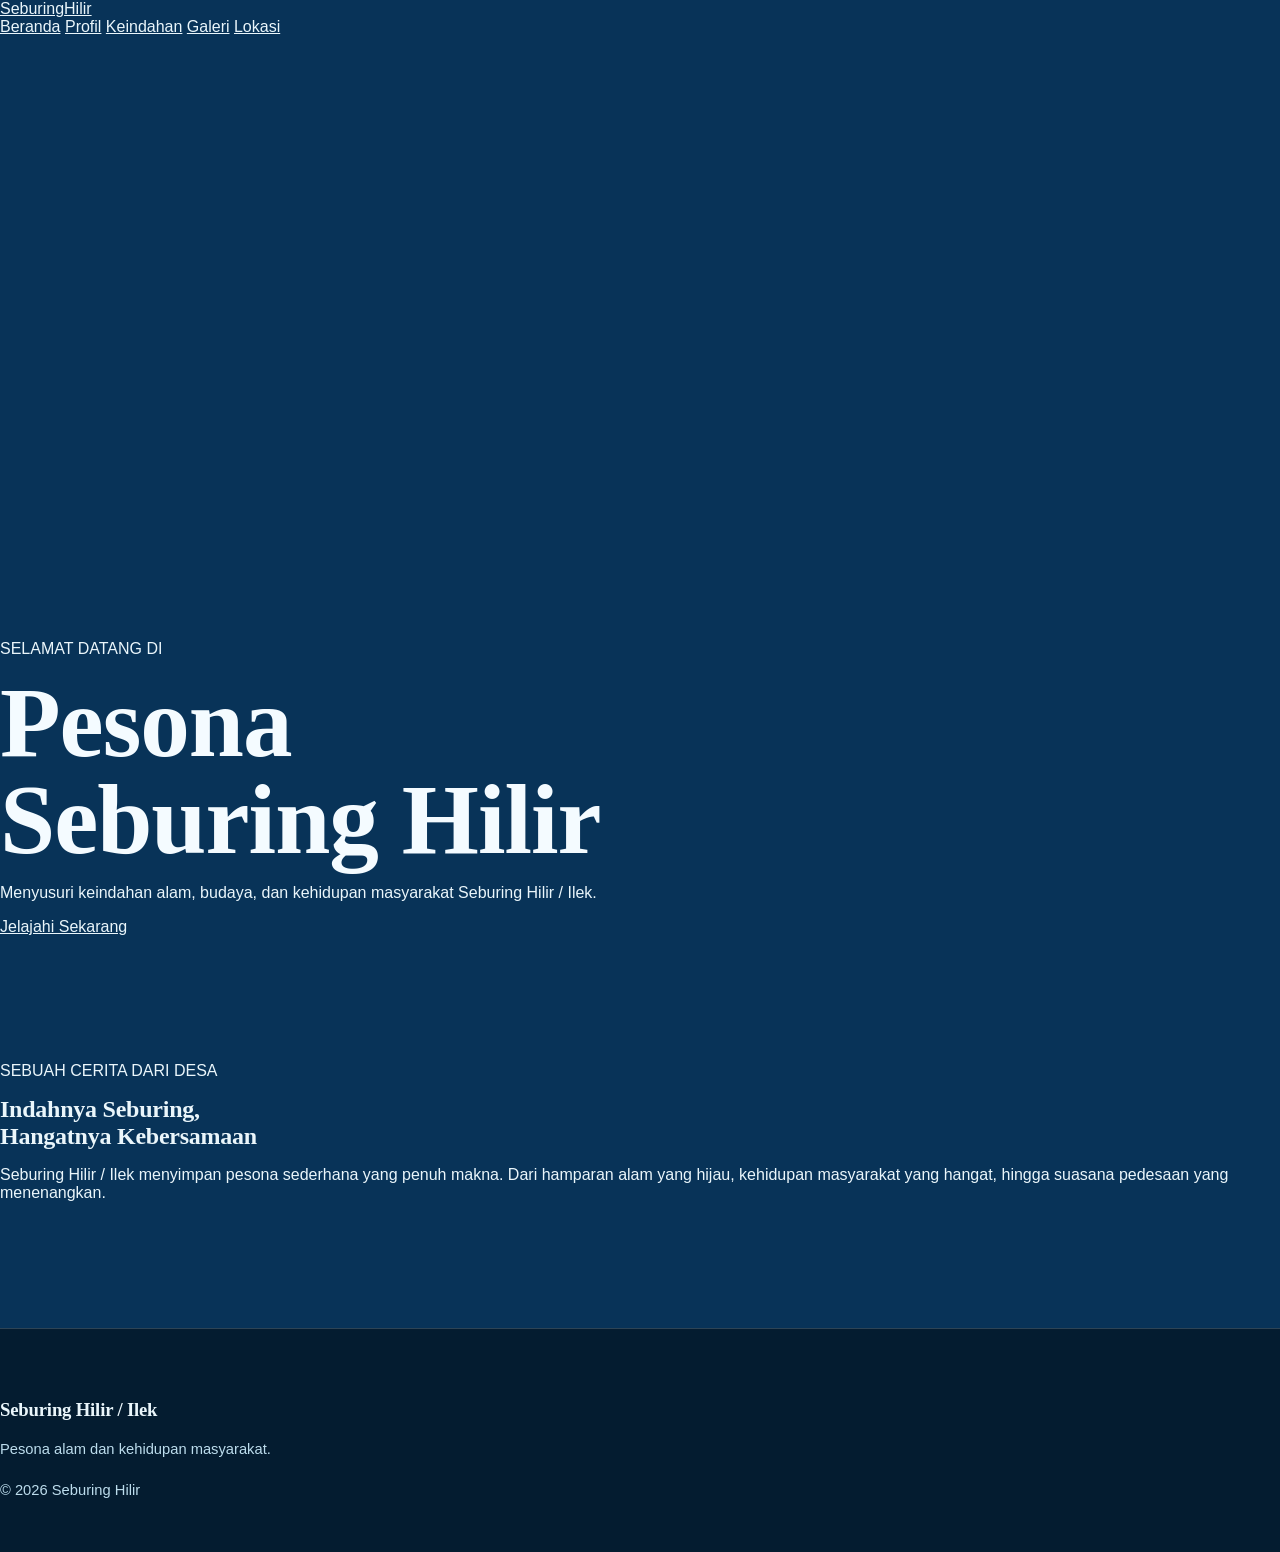
<file: index.html>
<!DOCTYPE html>
<html lang="id">
<head>
    <meta charset="UTF-8">
    <meta name="viewport" content="width=device-width, initial-scale=1.0">
    <title>Seburing Hilir | Beranda</title>
    <link rel="stylesheet" href="style.css">
</head>

<body>

<header>
    <nav class="navbar">
        <a href="index.html" class="logo">Seburing<span>Hilir</span></a>

        <div class="nav-menu">
            <a href="index.html" class="active">Beranda</a>
            <a href="profil.html">Profil</a>
            <a href="keindahan.html">Keindahan</a>
            <a href="galeri.html">Galeri</a>
            <a href="lokasi.html">Lokasi</a>
        </div>
    </nav>
</header>

<section class="hero">
    <div class="hero-content">
        <p class="small-title">SELAMAT DATANG DI</p>

        <h1>
            Pesona<br>
            <span>Seburing Hilir</span>
        </h1>

        <p class="hero-description">
            Menyusuri keindahan alam, budaya, dan kehidupan
            masyarakat Seburing Hilir / Ilek.
        </p>

        <a href="profil.html" class="button">
            Jelajahi Sekarang
        </a>
    </div>
</section>

<section class="welcome">
    <p class="small-title">SEBUAH CERITA DARI DESA</p>

    <h2>
        Indahnya Seburing,<br>
        <span>Hangatnya Kebersamaan</span>
    </h2>

    <p>
        Seburing Hilir / Ilek menyimpan pesona sederhana
        yang penuh makna. Dari hamparan alam yang hijau,
        kehidupan masyarakat yang hangat, hingga suasana
        pedesaan yang menenangkan.
    </p>
</section>

<footer>
    <h3>Seburing Hilir / Ilek</h3>
    <p>Pesona alam dan kehidupan masyarakat.</p>
    <p>© 2026 Seburing Hilir</p>
</footer>

<script src="script.js"></script>
</body>
</html>
</file>
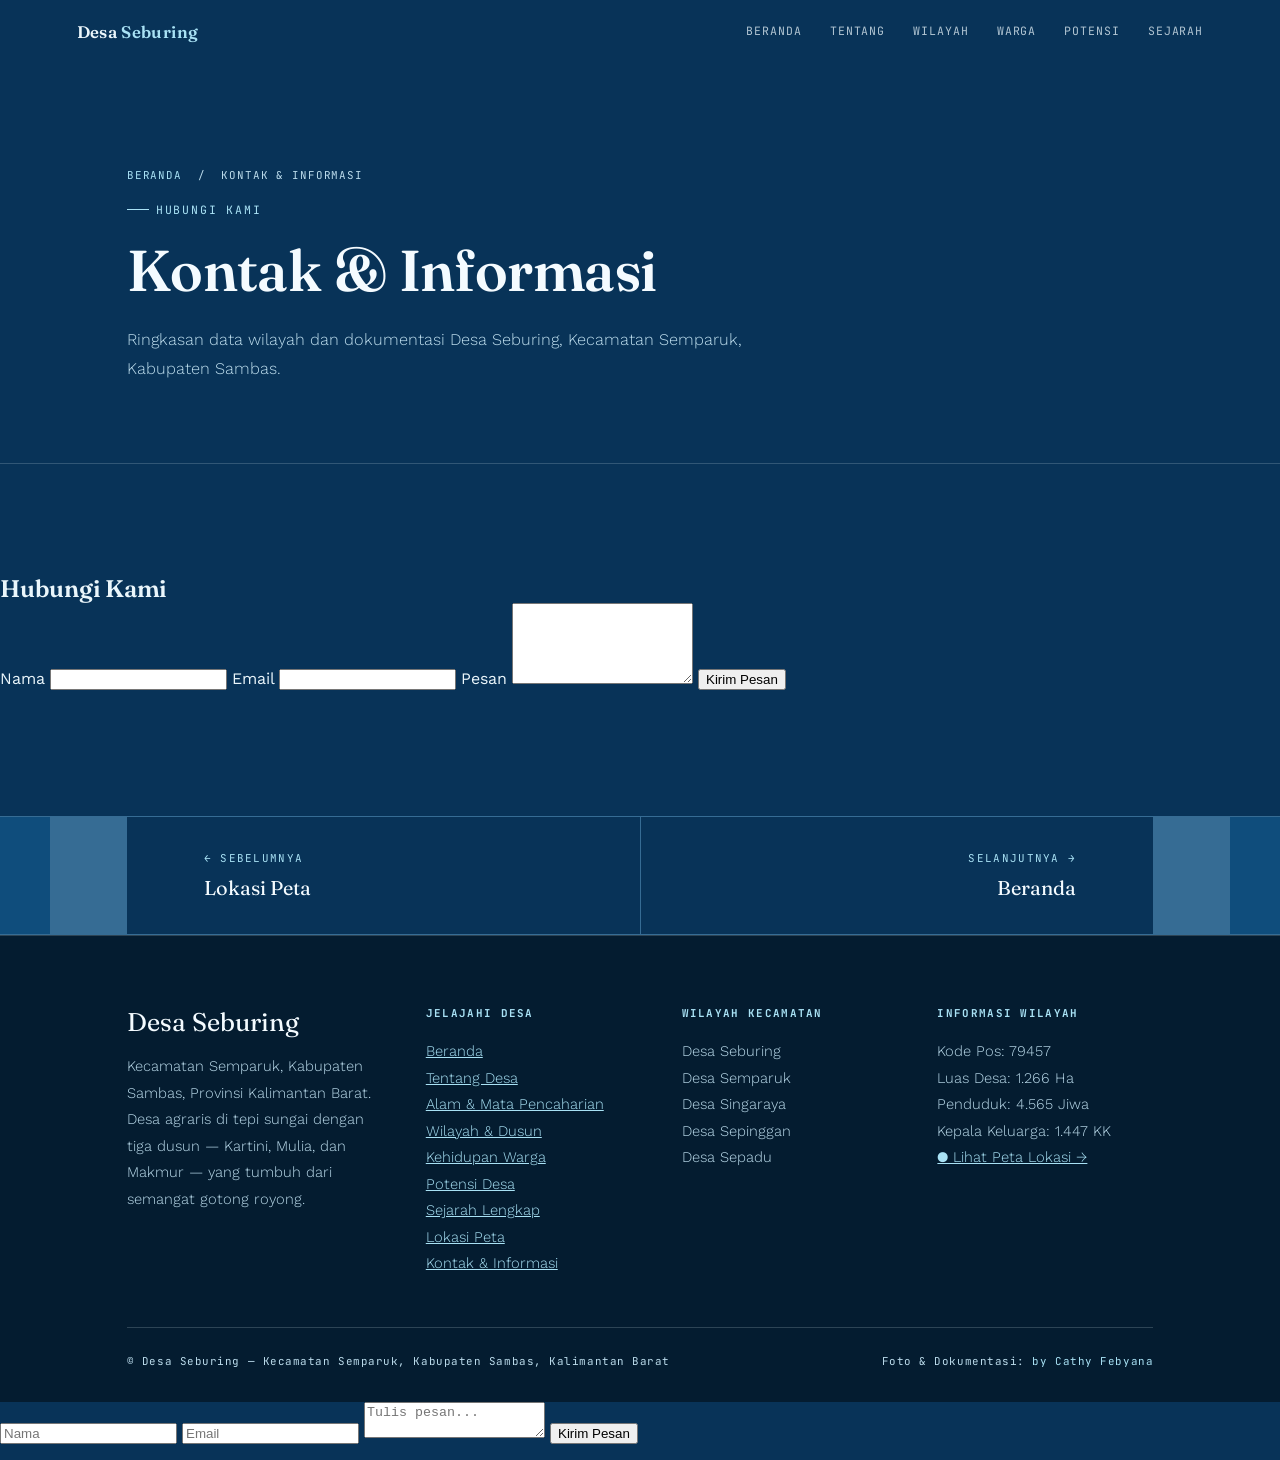
<file: kontak_dan_informasi.html>
<!DOCTYPE html>
<html lang="id">
<head>
<meta charset="UTF-8">
<meta name="viewport" content="width=device-width, initial-scale=1.0">
<title>Kontak & Informasi — Desa Seburing</title>
<meta name="description" content="Ringkasan data, dokumentasi, dan informasi kontak Desa Seburing.">
<link rel="preconnect" href="https://fonts.googleapis.com">
<link href="https://fonts.googleapis.com/css2?family=Fraunces:ital,opsz,wght@0,9..144,400;0,9..144,600;0,9..144,700;1,9..144,500&family=Work+Sans:wght@300;400;500;600;700&family=JetBrains+Mono:wght@400;500&display=swap" rel="stylesheet">
<link rel="stylesheet" href="style.css">
</head>
<body>
<header class="nav">
  <div class="brand"><a href="index.html" style="text-decoration:none;color:inherit;">Desa <span>Seburing</span></a></div>
  <nav>
    <a href="index.html">Beranda</a>
    <a href="tentang.html">Tentang</a>
    <a href="wilayah_dan_dusun.html">Wilayah</a>
    <a href="kehidupan_warga.html">Warga</a>
    <a href="potensi_desa.html">Potensi</a>
    <a href="sejarah_lengkap.html">Sejarah</a>
  </nav>
</header>
<div class="page-hero">
  <div class="wrap">
    <div class="breadcrumb"><a href="index.html">Beranda</a> &nbsp;/&nbsp; Kontak & Informasi</div>
    <div class="eyebrow" style="margin-top:20px;">Hubungi Kami</div>
    <h1>Kontak & Informasi</h1>
    <p>Ringkasan data wilayah dan dokumentasi Desa Seburing, Kecamatan Semparuk, Kabupaten Sambas.</p>
  </div>
</div>
  <section class="contact">
  <h2>Hubungi Kami</h2>

    <form id="contactForm"
      action="https://formspree.io/f/ID_FORM_KAMU"
      method="POST">
    <label>Nama</label>
    <input type="text" id="nama" name="nama" required>

    <label>Email</label>
    <input type="email" id="email"name="email" required>

    <label>Pesan</label>
    <textarea id="pesan" name="pesan" rows="5" required></textarea>

    <button type="submit">Kirim Pesan</button>
  </form>

  <p id="status"></p>
</section>
<div class="page-nav">
  <div class="wrap">
    <a class="pn-prev" href="lokasi_peta.html">
      <span class="pn-dir">&#8592; Sebelumnya</span>
      <span class="pn-title">Lokasi Peta</span>
    </a>
    <a class="pn-next" href="index.html">
      <span class="pn-dir">Selanjutnya &#8594;</span>
      <span class="pn-title">Beranda</span>
    </a>
  </div>
</div>

<footer id="kontak">
  <div class="wrap">
    <div class="foot-grid">
      <div>
        <div class="foot-brand">Desa Seburing</div>
        <p>Kecamatan Semparuk, Kabupaten Sambas, Provinsi Kalimantan Barat. Desa agraris di tepi sungai dengan tiga dusun — Kartini, Mulia, dan Makmur — yang tumbuh dari semangat gotong royong.</p>
      </div>
      <div>
        <h5>Jelajahi Desa</h5>
        <ul>
          <li><a href="index.html" style="color:var(--gold-soft);">Beranda</a></li>
          <li><a href="tentang.html" style="color:var(--gold-soft);">Tentang Desa</a></li>
          <li><a href="alam_dan_mata_pencaharian.html" style="color:var(--gold-soft);">Alam & Mata Pencaharian</a></li>
          <li><a href="wilayah_dan_dusun.html" style="color:var(--gold-soft);">Wilayah & Dusun</a></li>
          <li><a href="kehidupan_warga.html" style="color:var(--gold-soft);">Kehidupan Warga</a></li>
          <li><a href="potensi_desa.html" style="color:var(--gold-soft);">Potensi Desa</a></li>
          <li><a href="sejarah_lengkap.html" style="color:var(--gold-soft);">Sejarah Lengkap</a></li>
          <li><a href="lokasi_peta.html" style="color:var(--gold-soft);">Lokasi Peta</a></li>
          <li><a href="kontak_dan_informasi.html" style="color:var(--gold-soft);">Kontak & Informasi</a></li>
        </ul>
      </div>
      <div>
        <h5>Wilayah Kecamatan</h5>
        <ul>
          <li>Desa Seburing</li>
          <li>Desa Semparuk</li>
          <li>Desa Singaraya</li>
          <li>Desa Sepinggan</li>
          <li>Desa Sepadu</li>
        </ul>
      </div>
      <div>
        <h5>Informasi Wilayah</h5>
        <ul>
          <li>Kode Pos: 79457</li>
          <li>Luas Desa: 1.266 Ha</li>
          <li>Penduduk: 4.565 Jiwa</li>
          <li>Kepala Keluarga: 1.447 KK</li>
          <li><a href="lokasi_peta.html" style="color:var(--gold-soft);">&#9679; Lihat Peta Lokasi &#8594;</a></li>
        </ul>
      </div>
    </div>
    <div class="foot-bottom">
      <span>© Desa Seburing — Kecamatan Semparuk, Kabupaten Sambas, Kalimantan Barat</span>
      <span>Foto & Dokumentasi: <a href="#">by Cathy Febyana</a></span>
    </div>
  </div>
</footer>
    <form id="contactForm" action="https://formspree.io/f/mbgjvdak"
      method="POST">

  <input
    type="text"
    id="nama"
    name="nama"
    placeholder="Nama"
    required
  >

  <input
    type="email"
    name="email"
    id="email"
    placeholder="Email"
    required
  >

 <textarea
   name="pesan"
    id="pesan"
    placeholder="Tulis pesan..."
    required
  ></textarea>

  <button type="submit">
    Kirim Pesan
  </button>

  <p id="status"></p>

</form>

<script src="script.js"></script>
</body>
</html>
</file>
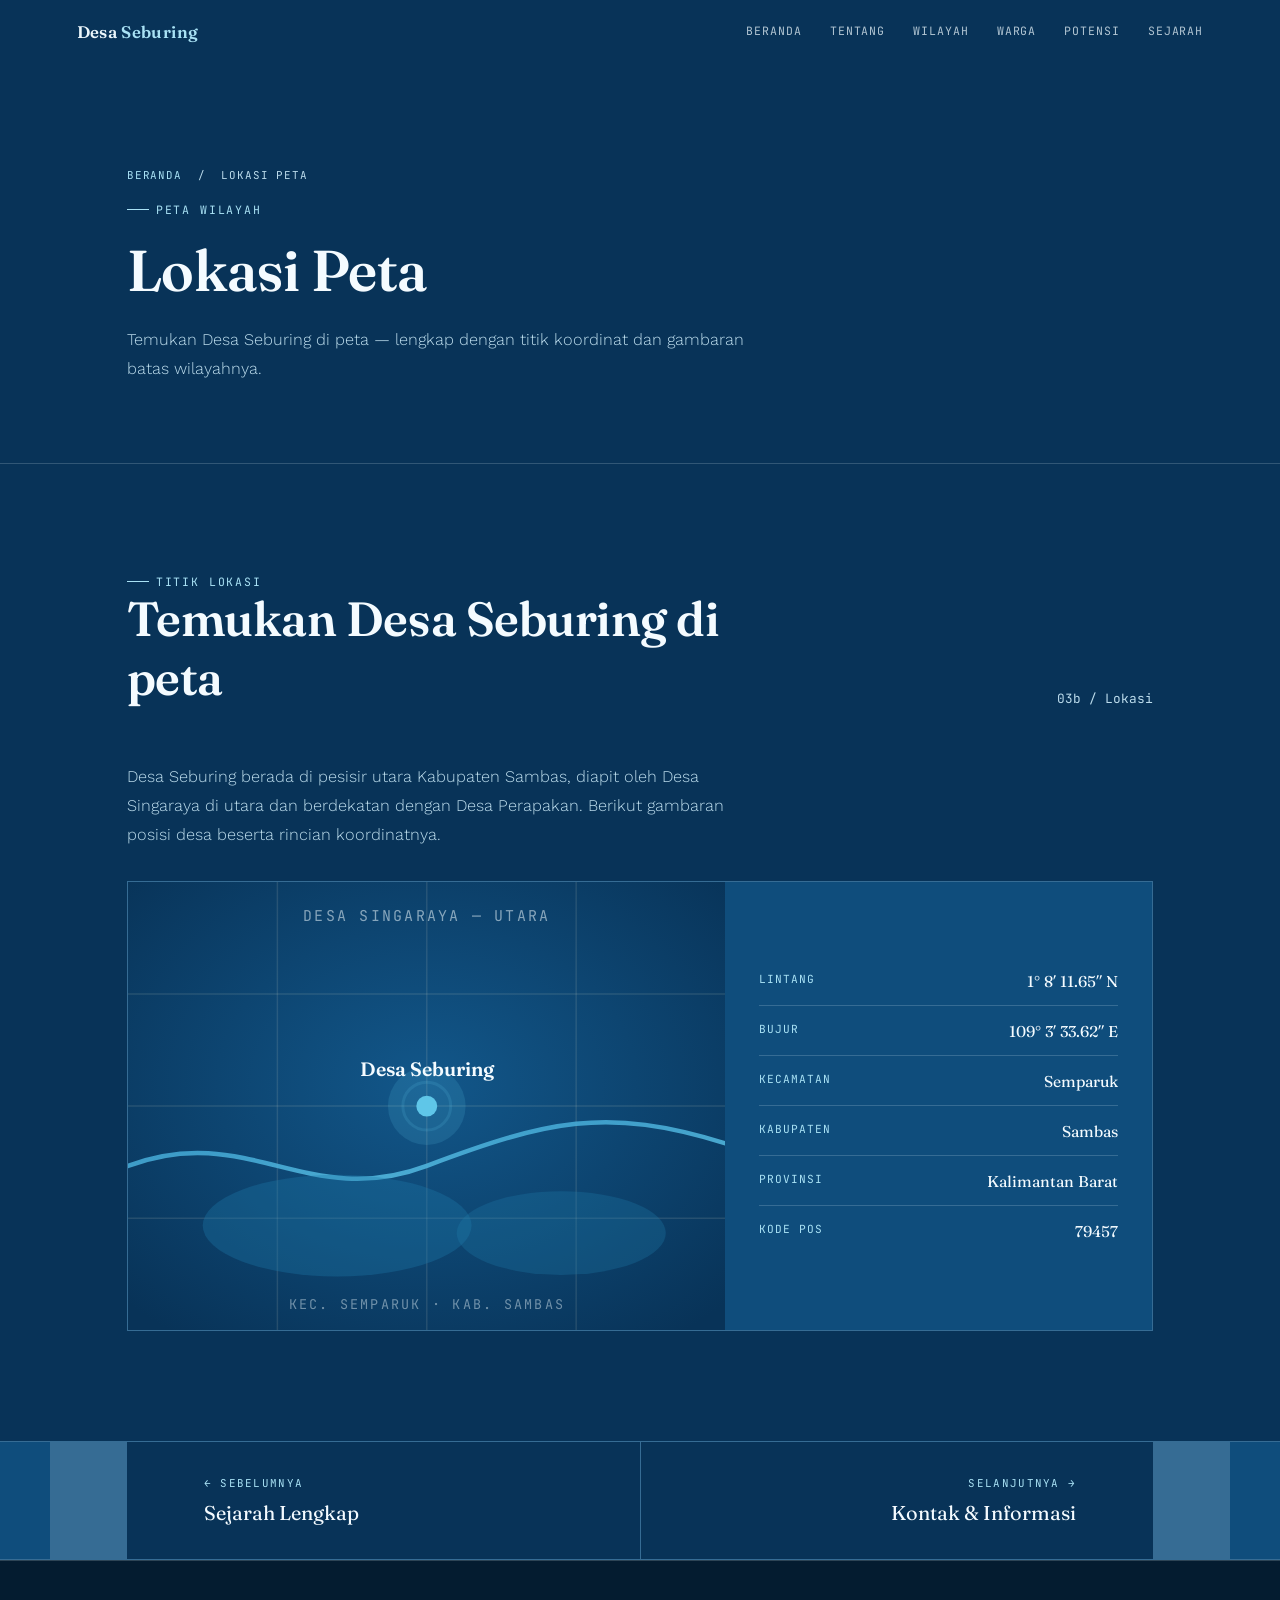
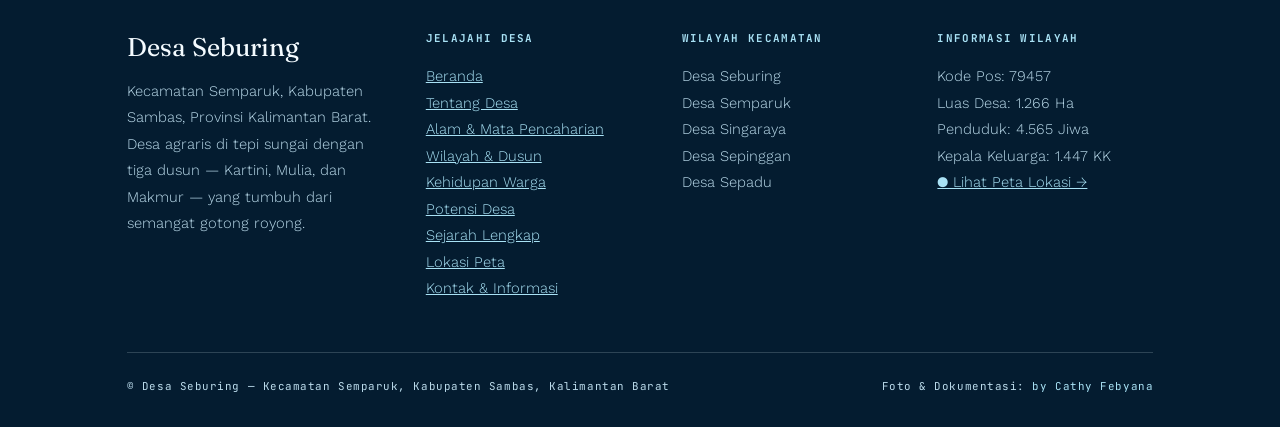
<file: lokasi_peta.html>
<!DOCTYPE html>
<html lang="id">
<head>
<meta charset="UTF-8">
<meta name="viewport" content="width=device-width, initial-scale=1.0">
<title>Lokasi Peta — Desa Seburing</title>
<meta name="description" content="Titik koordinat dan peta lokasi Desa Seburing, Kecamatan Semparuk, Kabupaten Sambas.">
<link rel="preconnect" href="https://fonts.googleapis.com">
<link href="https://fonts.googleapis.com/css2?family=Fraunces:ital,opsz,wght@0,9..144,400;0,9..144,600;0,9..144,700;1,9..144,500&family=Work+Sans:wght@300;400;500;600;700&family=JetBrains+Mono:wght@400;500&display=swap" rel="stylesheet">
<link rel="stylesheet" href="style.css">
</head>
<body>
<header class="nav">
  <div class="brand"><a href="index.html" style="text-decoration:none;color:inherit;">Desa <span>Seburing</span></a></div>
  <nav>
    <a href="index.html">Beranda</a>
    <a href="tentang.html">Tentang</a>
    <a href="wilayah_dan_dusun.html">Wilayah</a>
    <a href="kehidupan_warga.html">Warga</a>
    <a href="potensi_desa.html">Potensi</a>
    <a href="sejarah_lengkap.html">Sejarah</a>
  </nav>
</header>
<div class="page-hero">
  <div class="wrap">
    <div class="breadcrumb"><a href="index.html">Beranda</a> &nbsp;/&nbsp; Lokasi Peta</div>
    <div class="eyebrow" style="margin-top:20px;">Peta Wilayah</div>
    <h1>Lokasi Peta</h1>
    <p>Temukan Desa Seburing di peta — lengkap dengan titik koordinat dan gambaran batas wilayahnya.</p>
  </div>
</div>
<section id="lokasi" style="background:var(--river-deep);">
  <div class="wrap">
    <div class="sec-head">
      <div>
        <div class="eyebrow">Titik Lokasi</div>
        <h2 class="reveal">Temukan Desa Seburing di peta</h2>
      </div>
      <div class="num">03b / Lokasi</div>
    </div>
    <p class="lede reveal" style="margin-bottom:32px;">Desa Seburing berada di pesisir utara Kabupaten Sambas, diapit oleh Desa Singaraya di utara dan berdekatan dengan Desa Perapakan. Berikut gambaran posisi desa beserta rincian koordinatnya.</p>

    <div class="locate-card reveal">
      <div class="locate-visual">
        <svg viewBox="0 0 400 300" width="100%" height="100%" preserveAspectRatio="xMidYMid meet">
          <defs>
            <radialGradient id="waterGrad" cx="50%" cy="45%" r="70%">
              <stop offset="0%" stop-color="#12578a"/>
              <stop offset="100%" stop-color="#083358"/>
            </radialGradient>
            <linearGradient id="riverLine" x1="0" y1="0" x2="1" y2="1">
              <stop offset="0%" stop-color="#3aa0d1"/>
              <stop offset="100%" stop-color="#5fc6e8"/>
            </linearGradient>
          </defs>
          <rect x="0" y="0" width="400" height="300" fill="url(#waterGrad)"/>
          <!-- grid lines: garis lintang/bujur -->
          <g stroke="rgba(239,230,207,0.12)" stroke-width="1">
            <line x1="0" y1="75" x2="400" y2="75"/>
            <line x1="0" y1="150" x2="400" y2="150"/>
            <line x1="0" y1="225" x2="400" y2="225"/>
            <line x1="100" y1="0" x2="100" y2="300"/>
            <line x1="200" y1="0" x2="200" y2="300"/>
            <line x1="300" y1="0" x2="300" y2="300"/>
          </g>
          <!-- sungai berkelok -->
          <path d="M 0 190 C 80 160, 120 220, 200 190 S 320 150, 400 175" fill="none" stroke="url(#riverLine)" stroke-width="3" stroke-linecap="round" opacity="0.85"/>
          <!-- area sawah -->
          <ellipse cx="140" cy="230" rx="90" ry="34" fill="#1f7aa8" opacity="0.35"/>
          <ellipse cx="290" cy="235" rx="70" ry="28" fill="#1f7aa8" opacity="0.3"/>
          <!-- batas wilayah tetangga -->
          <text x="200" y="26" text-anchor="middle" fill="#eaf6fb" opacity="0.55" font-family="JetBrains Mono, monospace" font-size="10" letter-spacing="1.5">DESA SINGARAYA — UTARA</text>
          <text x="200" y="286" text-anchor="middle" fill="#eaf6fb" opacity="0.45" font-family="JetBrains Mono, monospace" font-size="9" letter-spacing="1.5">KEC. SEMPARUK · KAB. SAMBAS</text>
          <!-- titik lokasi desa -->
          <circle cx="200" cy="150" r="26" fill="#5fc6e8" opacity="0.15"/>
          <circle cx="200" cy="150" r="7" fill="#5fc6e8"/>
          <circle cx="200" cy="150" r="7" fill="none" stroke="#5fc6e8" stroke-width="2">
            <animate attributeName="r" values="7;18;7" dur="2.4s" repeatCount="indefinite"/>
            <animate attributeName="opacity" values="0.8;0;0.8" dur="2.4s" repeatCount="indefinite"/>
          </circle>
          <text x="200" y="130" text-anchor="middle" fill="#f4fbff" font-family="Fraunces, serif" font-size="13" font-weight="600">Desa Seburing</text>
        </svg>
      </div>
      <div class="locate-data">
        <div class="ld-row"><span class="ld-k">Lintang</span><span class="ld-v">1° 8′ 11.65″ N</span></div>
        <div class="ld-row"><span class="ld-k">Bujur</span><span class="ld-v">109° 3′ 33.62″ E</span></div>
        <div class="ld-row"><span class="ld-k">Kecamatan</span><span class="ld-v">Semparuk</span></div>
        <div class="ld-row"><span class="ld-k">Kabupaten</span><span class="ld-v">Sambas</span></div>
        <div class="ld-row"><span class="ld-k">Provinsi</span><span class="ld-v">Kalimantan Barat</span></div>
        <div class="ld-row"><span class="ld-k">Kode Pos</span><span class="ld-v">79457</span></div>
      </div>
    </div>
  </div>
</section>
<div class="page-nav">
  <div class="wrap">
    <a class="pn-prev" href="sejarah_lengkap.html">
      <span class="pn-dir">&#8592; Sebelumnya</span>
      <span class="pn-title">Sejarah Lengkap</span>
    </a>
    <a class="pn-next" href="kontak_dan_informasi.html">
      <span class="pn-dir">Selanjutnya &#8594;</span>
      <span class="pn-title">Kontak & Informasi</span>
    </a>
  </div>
</div>

<footer id="kontak">
  <div class="wrap">
    <div class="foot-grid">
      <div>
        <div class="foot-brand">Desa Seburing</div>
        <p>Kecamatan Semparuk, Kabupaten Sambas, Provinsi Kalimantan Barat. Desa agraris di tepi sungai dengan tiga dusun — Kartini, Mulia, dan Makmur — yang tumbuh dari semangat gotong royong.</p>
      </div>
      <div>
        <h5>Jelajahi Desa</h5>
        <ul>
          <li><a href="index.html" style="color:var(--gold-soft);">Beranda</a></li>
          <li><a href="tentang.html" style="color:var(--gold-soft);">Tentang Desa</a></li>
          <li><a href="alam_dan_mata_pencaharian.html" style="color:var(--gold-soft);">Alam & Mata Pencaharian</a></li>
          <li><a href="wilayah_dan_dusun.html" style="color:var(--gold-soft);">Wilayah & Dusun</a></li>
          <li><a href="kehidupan_warga.html" style="color:var(--gold-soft);">Kehidupan Warga</a></li>
          <li><a href="potensi_desa.html" style="color:var(--gold-soft);">Potensi Desa</a></li>
          <li><a href="sejarah_lengkap.html" style="color:var(--gold-soft);">Sejarah Lengkap</a></li>
          <li><a href="lokasi_peta.html" style="color:var(--gold-soft);">Lokasi Peta</a></li>
          <li><a href="kontak_dan_informasi.html" style="color:var(--gold-soft);">Kontak & Informasi</a></li>
        </ul>
      </div>
      <div>
        <h5>Wilayah Kecamatan</h5>
        <ul>
          <li>Desa Seburing</li>
          <li>Desa Semparuk</li>
          <li>Desa Singaraya</li>
          <li>Desa Sepinggan</li>
          <li>Desa Sepadu</li>
        </ul>
      </div>
      <div>
        <h5>Informasi Wilayah</h5>
        <ul>
          <li>Kode Pos: 79457</li>
          <li>Luas Desa: 1.266 Ha</li>
          <li>Penduduk: 4.565 Jiwa</li>
          <li>Kepala Keluarga: 1.447 KK</li>
          <li><a href="lokasi_peta.html" style="color:var(--gold-soft);">&#9679; Lihat Peta Lokasi &#8594;</a></li>
        </ul>
      </div>
    </div>
    <div class="foot-bottom">
      <span>© Desa Seburing — Kecamatan Semparuk, Kabupaten Sambas, Kalimantan Barat</span>
      <span>Foto & Dokumentasi: <a href="#">by Cathy Febyana</a></span>
    </div>
  </div>
</footer>

<script src="script.js"></script>
</body>
</html>
</file>
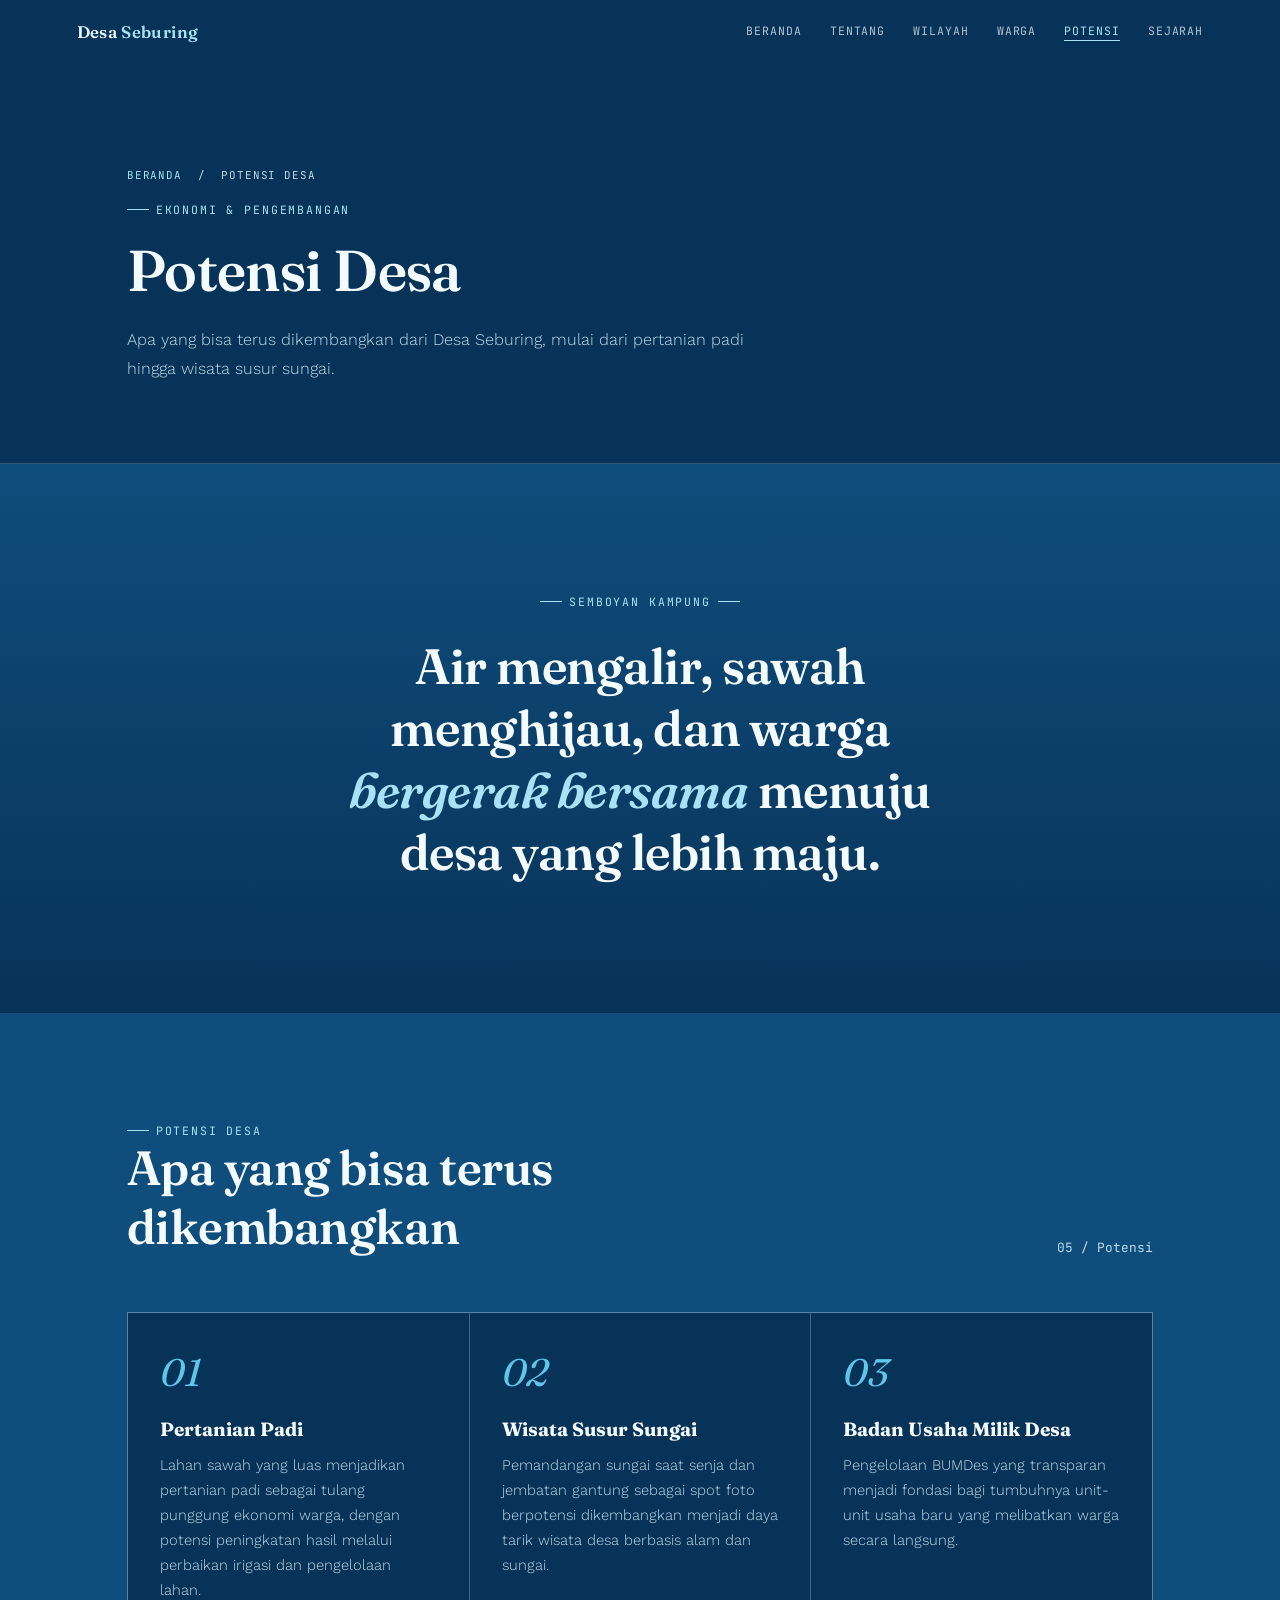
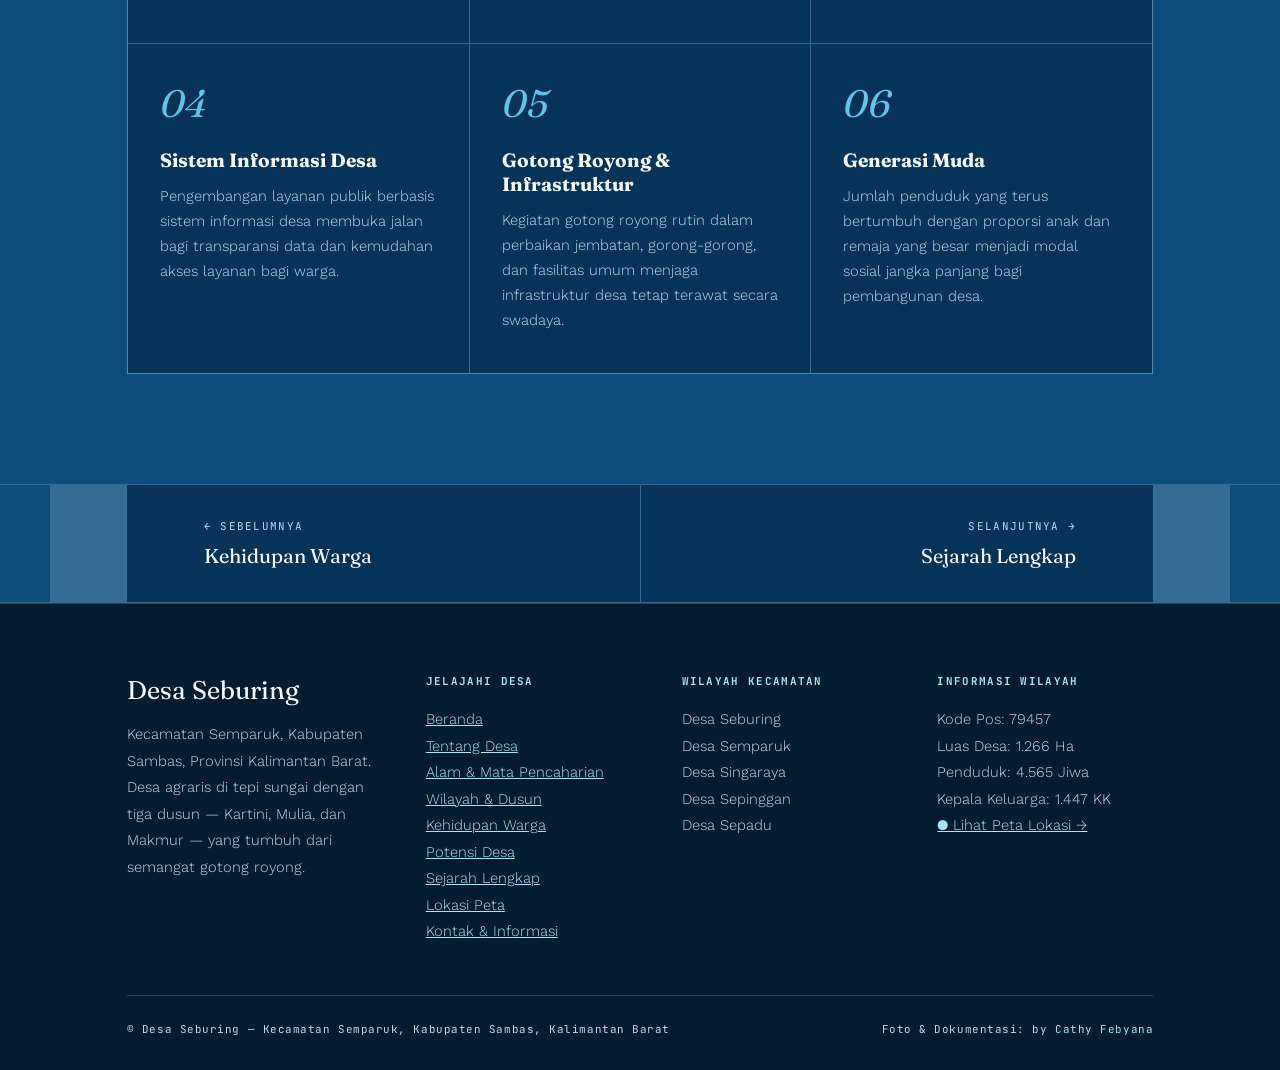
<file: potensi_desa.html>
<!DOCTYPE html>
<html lang="id">
<head>
<meta charset="UTF-8">
<meta name="viewport" content="width=device-width, initial-scale=1.0">
<title>Potensi Desa — Desa Seburing</title>
<meta name="description" content="Potensi pertanian, wisata, dan BUMDes yang terus dikembangkan di Desa Seburing.">
<link rel="preconnect" href="https://fonts.googleapis.com">
<link href="https://fonts.googleapis.com/css2?family=Fraunces:ital,opsz,wght@0,9..144,400;0,9..144,600;0,9..144,700;1,9..144,500&family=Work+Sans:wght@300;400;500;600;700&family=JetBrains+Mono:wght@400;500&display=swap" rel="stylesheet">
<link rel="stylesheet" href="style.css">
</head>
<body>
<header class="nav">
  <div class="brand"><a href="index.html" style="text-decoration:none;color:inherit;">Desa <span>Seburing</span></a></div>
  <nav>
    <a href="index.html">Beranda</a>
    <a href="tentang.html">Tentang</a>
    <a href="wilayah_dan_dusun.html">Wilayah</a>
    <a href="kehidupan_warga.html">Warga</a>
    <a href="potensi_desa.html" class="active">Potensi</a>
    <a href="sejarah_lengkap.html">Sejarah</a>
  </nav>
</header>
<div class="page-hero">
  <div class="wrap">
    <div class="breadcrumb"><a href="index.html">Beranda</a> &nbsp;/&nbsp; Potensi Desa</div>
    <div class="eyebrow" style="margin-top:20px;">Ekonomi & Pengembangan</div>
    <h1>Potensi Desa</h1>
    <p>Apa yang bisa terus dikembangkan dari Desa Seburing, mulai dari pertanian padi hingga wisata susur sungai.</p>
  </div>
</div>
<div class="banner">
  <div class="wrap">
    <div class="eyebrow">Semboyan Kampung</div>
    <h2 class="reveal">Air mengalir, sawah menghijau, dan warga <em>bergerak bersama</em> menuju desa yang lebih maju.</h2>
  </div>
</div>
<section id="potensi">
  <div class="wrap">
    <div class="sec-head">
      <div>
        <div class="eyebrow">Potensi Desa</div>
        <h2 class="reveal">Apa yang bisa terus dikembangkan</h2>
      </div>
      <div class="num">05 / Potensi</div>
    </div>
    <div class="potensi-grid reveal">
      <div class="potensi-item">
        <div class="icon">01</div>
        <h4>Pertanian Padi</h4>
        <p>Lahan sawah yang luas menjadikan pertanian padi sebagai tulang punggung ekonomi warga, dengan potensi peningkatan hasil melalui perbaikan irigasi dan pengelolaan lahan.</p>
      </div>
      <div class="potensi-item">
        <div class="icon">02</div>
        <h4>Wisata Susur Sungai</h4>
        <p>Pemandangan sungai saat senja dan jembatan gantung sebagai spot foto berpotensi dikembangkan menjadi daya tarik wisata desa berbasis alam dan sungai.</p>
      </div>
      <div class="potensi-item">
        <div class="icon">03</div>
        <h4>Badan Usaha Milik Desa</h4>
        <p>Pengelolaan BUMDes yang transparan menjadi fondasi bagi tumbuhnya unit-unit usaha baru yang melibatkan warga secara langsung.</p>
      </div>
      <div class="potensi-item">
        <div class="icon">04</div>
        <h4>Sistem Informasi Desa</h4>
        <p>Pengembangan layanan publik berbasis sistem informasi desa membuka jalan bagi transparansi data dan kemudahan akses layanan bagi warga.</p>
      </div>
      <div class="potensi-item">
        <div class="icon">05</div>
        <h4>Gotong Royong & Infrastruktur</h4>
        <p>Kegiatan gotong royong rutin dalam perbaikan jembatan, gorong-gorong, dan fasilitas umum menjaga infrastruktur desa tetap terawat secara swadaya.</p>
      </div>
      <div class="potensi-item">
        <div class="icon">06</div>
        <h4>Generasi Muda</h4>
        <p>Jumlah penduduk yang terus bertumbuh dengan proporsi anak dan remaja yang besar menjadi modal sosial jangka panjang bagi pembangunan desa.</p>
      </div>
    </div>
  </div>
</section>
<div class="page-nav">
  <div class="wrap">
    <a class="pn-prev" href="kehidupan_warga.html">
      <span class="pn-dir">&#8592; Sebelumnya</span>
      <span class="pn-title">Kehidupan Warga</span>
    </a>
    <a class="pn-next" href="sejarah_lengkap.html">
      <span class="pn-dir">Selanjutnya &#8594;</span>
      <span class="pn-title">Sejarah Lengkap</span>
    </a>
  </div>
</div>

<footer id="kontak">
  <div class="wrap">
    <div class="foot-grid">
      <div>
        <div class="foot-brand">Desa Seburing</div>
        <p>Kecamatan Semparuk, Kabupaten Sambas, Provinsi Kalimantan Barat. Desa agraris di tepi sungai dengan tiga dusun — Kartini, Mulia, dan Makmur — yang tumbuh dari semangat gotong royong.</p>
      </div>
      <div>
        <h5>Jelajahi Desa</h5>
        <ul>
          <li><a href="index.html" style="color:var(--gold-soft);">Beranda</a></li>
          <li><a href="tentang.html" style="color:var(--gold-soft);">Tentang Desa</a></li>
          <li><a href="alam_dan_mata_pencaharian.html" style="color:var(--gold-soft);">Alam & Mata Pencaharian</a></li>
          <li><a href="wilayah_dan_dusun.html" style="color:var(--gold-soft);">Wilayah & Dusun</a></li>
          <li><a href="kehidupan_warga.html" style="color:var(--gold-soft);">Kehidupan Warga</a></li>
          <li><a href="potensi_desa.html" style="color:var(--gold-soft);">Potensi Desa</a></li>
          <li><a href="sejarah_lengkap.html" style="color:var(--gold-soft);">Sejarah Lengkap</a></li>
          <li><a href="lokasi_peta.html" style="color:var(--gold-soft);">Lokasi Peta</a></li>
          <li><a href="kontak_dan_informasi.html" style="color:var(--gold-soft);">Kontak & Informasi</a></li>
        </ul>
      </div>
      <div>
        <h5>Wilayah Kecamatan</h5>
        <ul>
          <li>Desa Seburing</li>
          <li>Desa Semparuk</li>
          <li>Desa Singaraya</li>
          <li>Desa Sepinggan</li>
          <li>Desa Sepadu</li>
        </ul>
      </div>
      <div>
        <h5>Informasi Wilayah</h5>
        <ul>
          <li>Kode Pos: 79457</li>
          <li>Luas Desa: 1.266 Ha</li>
          <li>Penduduk: 4.565 Jiwa</li>
          <li>Kepala Keluarga: 1.447 KK</li>
          <li><a href="lokasi_peta.html" style="color:var(--gold-soft);">&#9679; Lihat Peta Lokasi &#8594;</a></li>
        </ul>
      </div>
    </div>
    <div class="foot-bottom">
      <span>© Desa Seburing — Kecamatan Semparuk, Kabupaten Sambas, Kalimantan Barat</span>
      <span>Foto & Dokumentasi: <a href="#">by Cathy Febyana</a></span>
    </div>
  </div>
</footer>

<script src="script.js"></script>
</body>
</html>
</file>
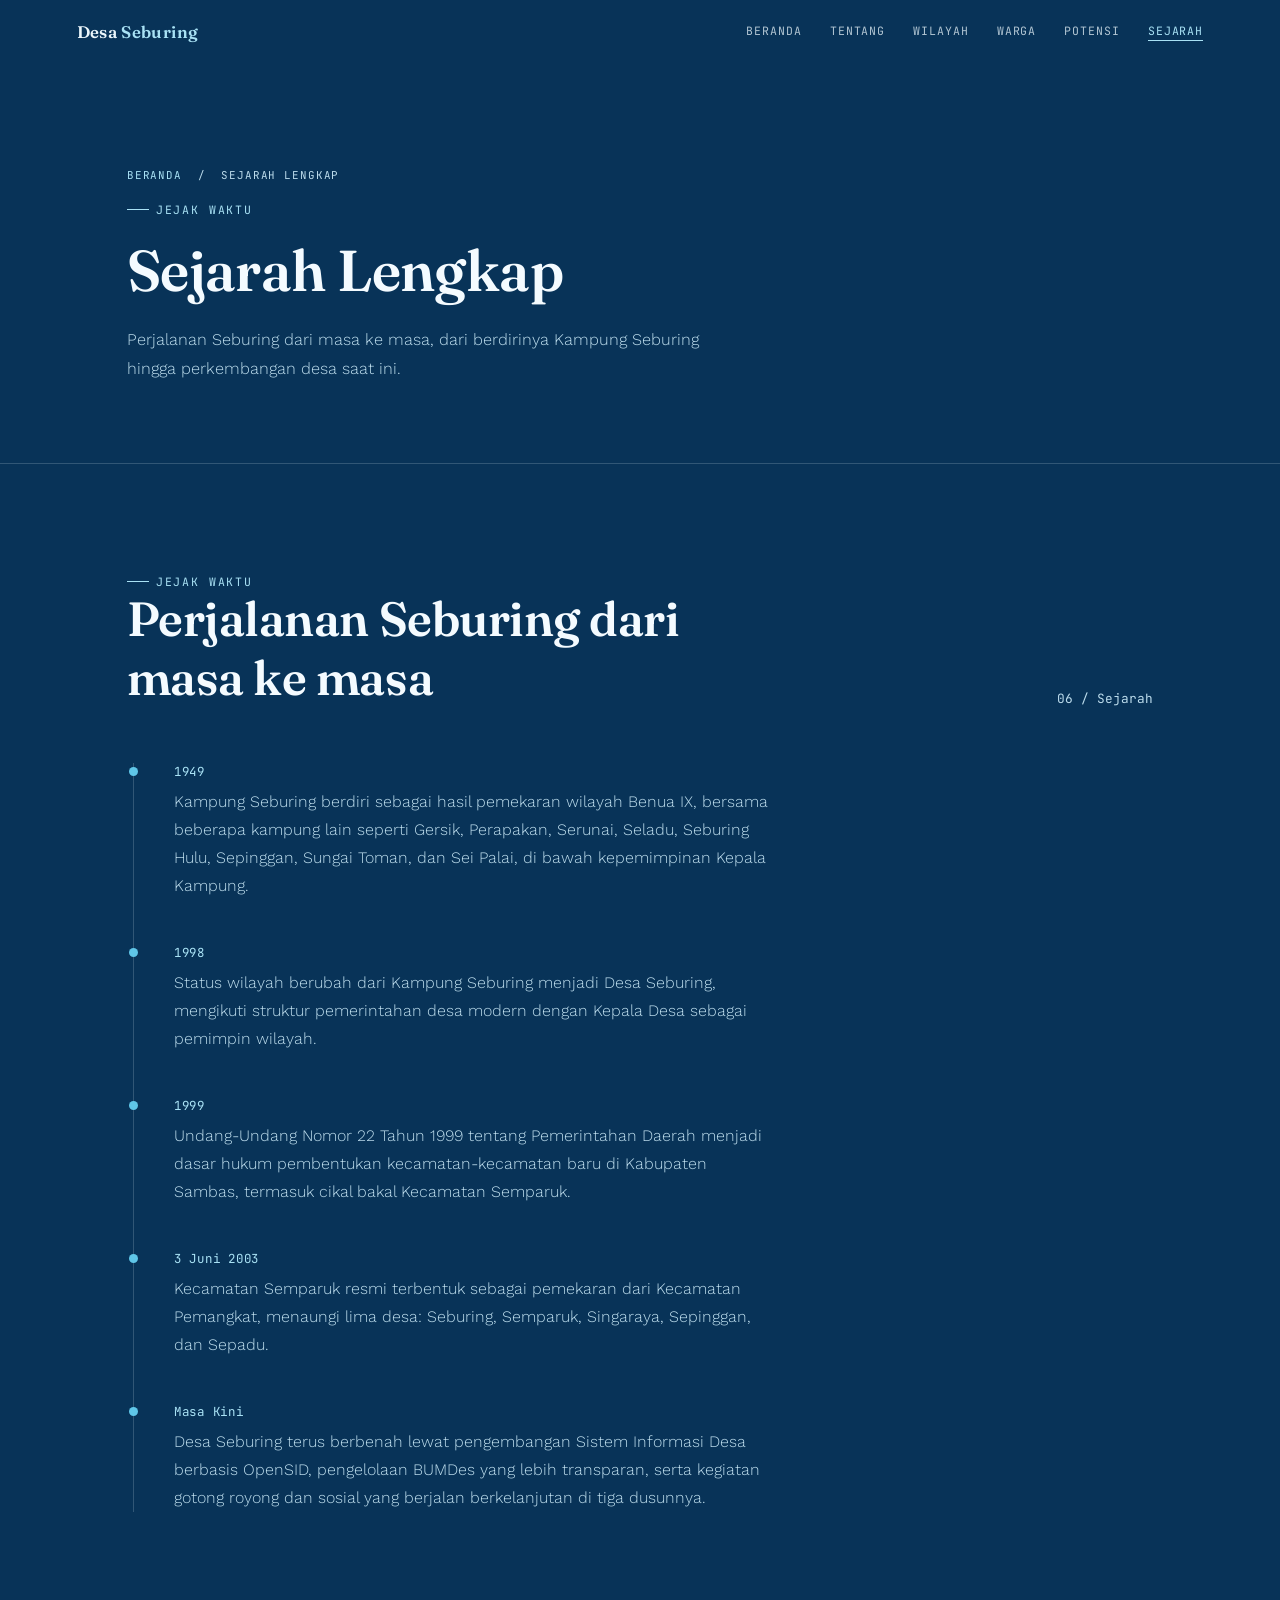
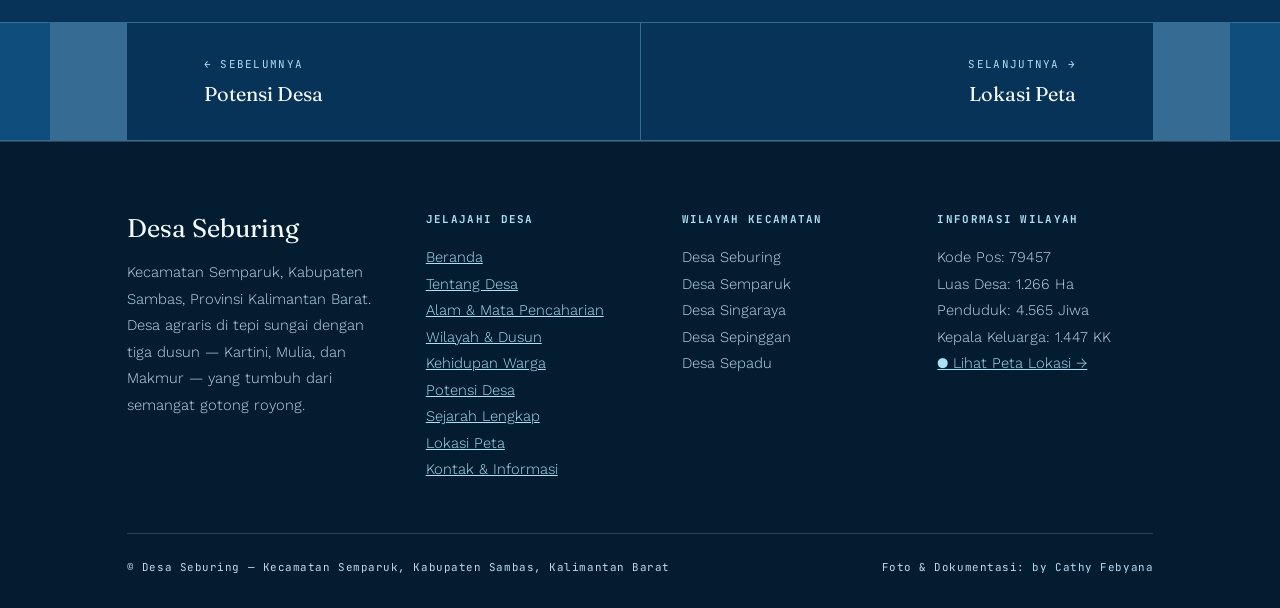
<file: sejarah_lengkap.html>
<!DOCTYPE html>
<html lang="id">
<head>
<meta charset="UTF-8">
<meta name="viewport" content="width=device-width, initial-scale=1.0">
<title>Sejarah Lengkap — Desa Seburing</title>
<meta name="description" content="Linimasa perjalanan Desa Seburing dari tahun 1949 hingga masa kini.">
<link rel="preconnect" href="https://fonts.googleapis.com">
<link href="https://fonts.googleapis.com/css2?family=Fraunces:ital,opsz,wght@0,9..144,400;0,9..144,600;0,9..144,700;1,9..144,500&family=Work+Sans:wght@300;400;500;600;700&family=JetBrains+Mono:wght@400;500&display=swap" rel="stylesheet">
<link rel="stylesheet" href="style.css">
</head>
<body>
<header class="nav">
  <div class="brand"><a href="index.html" style="text-decoration:none;color:inherit;">Desa <span>Seburing</span></a></div>
  <nav>
    <a href="index.html">Beranda</a>
    <a href="tentang.html">Tentang</a>
    <a href="wilayah_dan_dusun.html">Wilayah</a>
    <a href="kehidupan_warga.html">Warga</a>
    <a href="potensi_desa.html">Potensi</a>
    <a href="sejarah_lengkap.html" class="active">Sejarah</a>
  </nav>
</header>
<div class="page-hero">
  <div class="wrap">
    <div class="breadcrumb"><a href="index.html">Beranda</a> &nbsp;/&nbsp; Sejarah Lengkap</div>
    <div class="eyebrow" style="margin-top:20px;">Jejak Waktu</div>
    <h1>Sejarah Lengkap</h1>
    <p>Perjalanan Seburing dari masa ke masa, dari berdirinya Kampung Seburing hingga perkembangan desa saat ini.</p>
  </div>
</div>
<section id="sejarah-lengkap">
  <div class="wrap">
    <div class="sec-head">
      <div>
        <div class="eyebrow">Jejak Waktu</div>
        <h2 class="reveal">Perjalanan Seburing dari masa ke masa</h2>
      </div>
      <div class="num">06 / Sejarah</div>
    </div>
    <div class="timeline">
      <div class="t-item reveal">
        <div class="yr">1949</div>
        <p>Kampung Seburing berdiri sebagai hasil pemekaran wilayah Benua IX, bersama beberapa kampung lain seperti Gersik, Perapakan, Serunai, Seladu, Seburing Hulu, Sepinggan, Sungai Toman, dan Sei Palai, di bawah kepemimpinan Kepala Kampung.</p>
      </div>
      <div class="t-item reveal">
        <div class="yr">1998</div>
        <p>Status wilayah berubah dari Kampung Seburing menjadi Desa Seburing, mengikuti struktur pemerintahan desa modern dengan Kepala Desa sebagai pemimpin wilayah.</p>
      </div>
      <div class="t-item reveal">
        <div class="yr">1999</div>
        <p>Undang-Undang Nomor 22 Tahun 1999 tentang Pemerintahan Daerah menjadi dasar hukum pembentukan kecamatan-kecamatan baru di Kabupaten Sambas, termasuk cikal bakal Kecamatan Semparuk.</p>
      </div>
      <div class="t-item reveal">
        <div class="yr">3 Juni 2003</div>
        <p>Kecamatan Semparuk resmi terbentuk sebagai pemekaran dari Kecamatan Pemangkat, menaungi lima desa: Seburing, Semparuk, Singaraya, Sepinggan, dan Sepadu.</p>
      </div>
      <div class="t-item reveal">
        <div class="yr">Masa Kini</div>
        <p>Desa Seburing terus berbenah lewat pengembangan Sistem Informasi Desa berbasis OpenSID, pengelolaan BUMDes yang lebih transparan, serta kegiatan gotong royong dan sosial yang berjalan berkelanjutan di tiga dusunnya.</p>
      </div>
    </div>
  </div>
</section>
<div class="page-nav">
  <div class="wrap">
    <a class="pn-prev" href="potensi_desa.html">
      <span class="pn-dir">&#8592; Sebelumnya</span>
      <span class="pn-title">Potensi Desa</span>
    </a>
    <a class="pn-next" href="lokasi_peta.html">
      <span class="pn-dir">Selanjutnya &#8594;</span>
      <span class="pn-title">Lokasi Peta</span>
    </a>
  </div>
</div>

<footer id="kontak">
  <div class="wrap">
    <div class="foot-grid">
      <div>
        <div class="foot-brand">Desa Seburing</div>
        <p>Kecamatan Semparuk, Kabupaten Sambas, Provinsi Kalimantan Barat. Desa agraris di tepi sungai dengan tiga dusun — Kartini, Mulia, dan Makmur — yang tumbuh dari semangat gotong royong.</p>
      </div>
      <div>
        <h5>Jelajahi Desa</h5>
        <ul>
          <li><a href="index.html" style="color:var(--gold-soft);">Beranda</a></li>
          <li><a href="tentang.html" style="color:var(--gold-soft);">Tentang Desa</a></li>
          <li><a href="alam_dan_mata_pencaharian.html" style="color:var(--gold-soft);">Alam & Mata Pencaharian</a></li>
          <li><a href="wilayah_dan_dusun.html" style="color:var(--gold-soft);">Wilayah & Dusun</a></li>
          <li><a href="kehidupan_warga.html" style="color:var(--gold-soft);">Kehidupan Warga</a></li>
          <li><a href="potensi_desa.html" style="color:var(--gold-soft);">Potensi Desa</a></li>
          <li><a href="sejarah_lengkap.html" style="color:var(--gold-soft);">Sejarah Lengkap</a></li>
          <li><a href="lokasi_peta.html" style="color:var(--gold-soft);">Lokasi Peta</a></li>
          <li><a href="kontak_dan_informasi.html" style="color:var(--gold-soft);">Kontak & Informasi</a></li>
        </ul>
      </div>
      <div>
        <h5>Wilayah Kecamatan</h5>
        <ul>
          <li>Desa Seburing</li>
          <li>Desa Semparuk</li>
          <li>Desa Singaraya</li>
          <li>Desa Sepinggan</li>
          <li>Desa Sepadu</li>
        </ul>
      </div>
      <div>
        <h5>Informasi Wilayah</h5>
        <ul>
          <li>Kode Pos: 79457</li>
          <li>Luas Desa: 1.266 Ha</li>
          <li>Penduduk: 4.565 Jiwa</li>
          <li>Kepala Keluarga: 1.447 KK</li>
          <li><a href="lokasi_peta.html" style="color:var(--gold-soft);">&#9679; Lihat Peta Lokasi &#8594;</a></li>
        </ul>
      </div>
    </div>
    <div class="foot-bottom">
      <span>© Desa Seburing — Kecamatan Semparuk, Kabupaten Sambas, Kalimantan Barat</span>
      <span>Foto & Dokumentasi: <a href="#">by Cathy Febyana</a></span>
    </div>
  </div>
</footer>

<script src="script.js"></script>
</body>
</html>
</file>
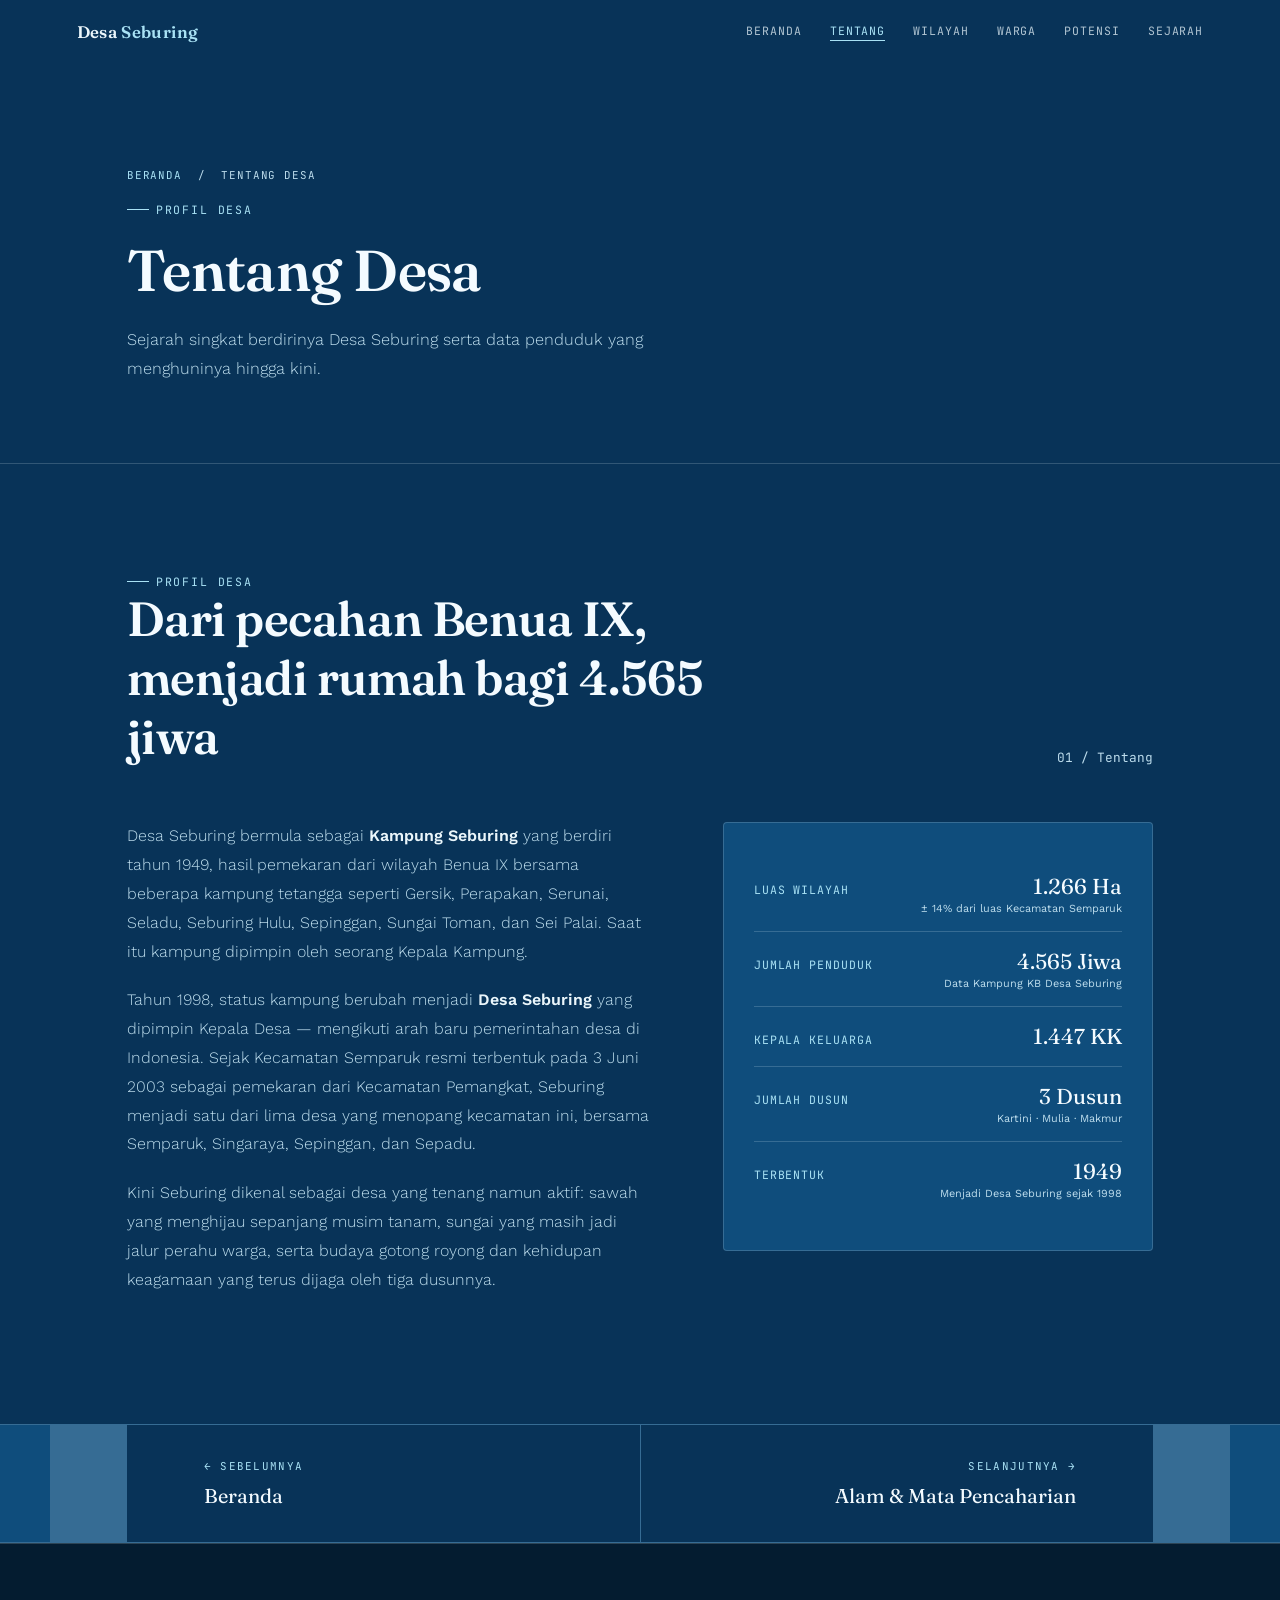
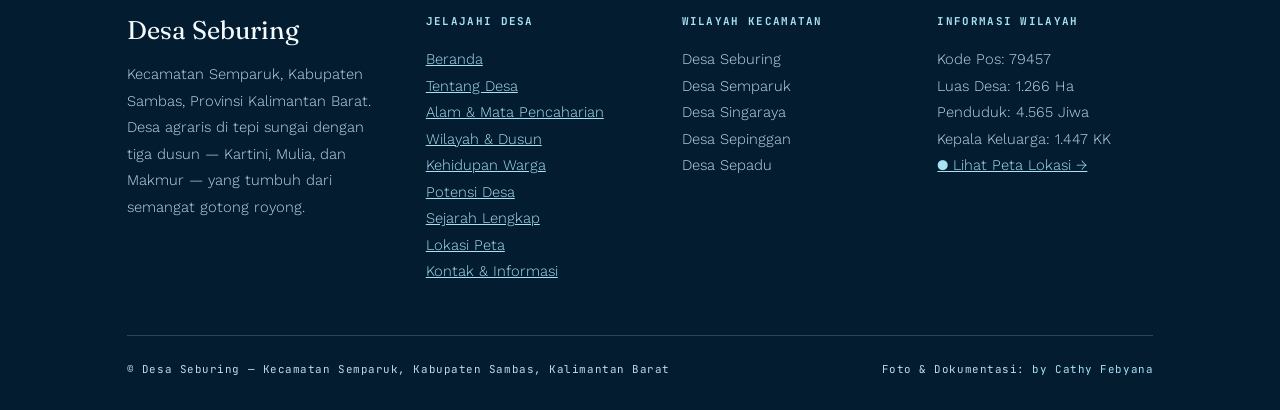
<file: tentang.html>
<!DOCTYPE html>
<html lang="id">
<head>
<meta charset="UTF-8">
<meta name="viewport" content="width=device-width, initial-scale=1.0">
<title>Tentang Desa — Desa Seburing</title>
<meta name="description" content="Sejarah singkat dan data penduduk Desa Seburing, Kecamatan Semparuk, Kabupaten Sambas.">
<link rel="preconnect" href="https://fonts.googleapis.com">
<link href="https://fonts.googleapis.com/css2?family=Fraunces:ital,opsz,wght@0,9..144,400;0,9..144,600;0,9..144,700;1,9..144,500&family=Work+Sans:wght@300;400;500;600;700&family=JetBrains+Mono:wght@400;500&display=swap" rel="stylesheet">
<link rel="stylesheet" href="style.css">
</head>
<body>
<header class="nav">
  <div class="brand"><a href="index.html" style="text-decoration:none;color:inherit;">Desa <span>Seburing</span></a></div>
  <nav>
    <a href="index.html">Beranda</a>
    <a href="tentang.html" class="active">Tentang</a>
    <a href="wilayah_dan_dusun.html">Wilayah</a>
    <a href="kehidupan_warga.html">Warga</a>
    <a href="potensi_desa.html">Potensi</a>
    <a href="sejarah_lengkap.html">Sejarah</a>
  </nav>
</header>
<div class="page-hero">
  <div class="wrap">
    <div class="breadcrumb"><a href="index.html">Beranda</a> &nbsp;/&nbsp; Tentang Desa</div>
    <div class="eyebrow" style="margin-top:20px;">Profil Desa</div>
    <h1>Tentang Desa</h1>
    <p>Sejarah singkat berdirinya Desa Seburing serta data penduduk yang menghuninya hingga kini.</p>
  </div>
</div>
<section id="tentang">
  <div class="wrap">
    <div class="sec-head">
      <div>
        <div class="eyebrow">Profil Desa</div>
        <h2 class="reveal">Dari pecahan Benua IX, menjadi rumah bagi 4.565 jiwa</h2>
      </div>
      <div class="num">01 / Tentang</div>
    </div>
    <div class="about-grid">
      <div>
        <p class="reveal">Desa Seburing bermula sebagai <strong>Kampung Seburing</strong> yang berdiri tahun 1949, hasil pemekaran dari wilayah Benua IX bersama beberapa kampung tetangga seperti Gersik, Perapakan, Serunai, Seladu, Seburing Hulu, Sepinggan, Sungai Toman, dan Sei Palai. Saat itu kampung dipimpin oleh seorang Kepala Kampung.</p>
        <p class="reveal">Tahun 1998, status kampung berubah menjadi <strong>Desa Seburing</strong> yang dipimpin Kepala Desa — mengikuti arah baru pemerintahan desa di Indonesia. Sejak Kecamatan Semparuk resmi terbentuk pada 3 Juni 2003 sebagai pemekaran dari Kecamatan Pemangkat, Seburing menjadi satu dari lima desa yang menopang kecamatan ini, bersama Semparuk, Singaraya, Sepinggan, dan Sepadu.</p>
        <p class="reveal">Kini Seburing dikenal sebagai desa yang tenang namun aktif: sawah yang menghijau sepanjang musim tanam, sungai yang masih jadi jalur perahu warga, serta budaya gotong royong dan kehidupan keagamaan yang terus dijaga oleh tiga dusunnya.</p>
      </div>
      <div class="stat-card reveal">
        <div class="stat-row"><div class="k">Luas Wilayah</div><div class="v">1.266 Ha<small>± 14% dari luas Kecamatan Semparuk</small></div></div>
        <div class="stat-row"><div class="k">Jumlah Penduduk</div><div class="v">4.565 Jiwa<small>Data Kampung KB Desa Seburing</small></div></div>
        <div class="stat-row"><div class="k">Kepala Keluarga</div><div class="v">1.447 KK</div></div>
        <div class="stat-row"><div class="k">Jumlah Dusun</div><div class="v">3 Dusun<small>Kartini · Mulia · Makmur</small></div></div>
        <div class="stat-row"><div class="k">Terbentuk</div><div class="v">1949<small>Menjadi Desa Seburing sejak 1998</small></div></div>
      </div>
    </div>
  </div>
</section>
<div class="page-nav">
  <div class="wrap">
    <a class="pn-prev" href="index.html">
      <span class="pn-dir">&#8592; Sebelumnya</span>
      <span class="pn-title">Beranda</span>
    </a>
    <a class="pn-next" href="alam_dan_mata_pencaharian.html">
      <span class="pn-dir">Selanjutnya &#8594;</span>
      <span class="pn-title">Alam & Mata Pencaharian</span>
    </a>
  </div>
</div>

<footer id="kontak">
  <div class="wrap">
    <div class="foot-grid">
      <div>
        <div class="foot-brand">Desa Seburing</div>
        <p>Kecamatan Semparuk, Kabupaten Sambas, Provinsi Kalimantan Barat. Desa agraris di tepi sungai dengan tiga dusun — Kartini, Mulia, dan Makmur — yang tumbuh dari semangat gotong royong.</p>
      </div>
      <div>
        <h5>Jelajahi Desa</h5>
        <ul>
          <li><a href="index.html" style="color:var(--gold-soft);">Beranda</a></li>
          <li><a href="tentang.html" style="color:var(--gold-soft);">Tentang Desa</a></li>
          <li><a href="alam_dan_mata_pencaharian.html" style="color:var(--gold-soft);">Alam & Mata Pencaharian</a></li>
          <li><a href="wilayah_dan_dusun.html" style="color:var(--gold-soft);">Wilayah & Dusun</a></li>
          <li><a href="kehidupan_warga.html" style="color:var(--gold-soft);">Kehidupan Warga</a></li>
          <li><a href="potensi_desa.html" style="color:var(--gold-soft);">Potensi Desa</a></li>
          <li><a href="sejarah_lengkap.html" style="color:var(--gold-soft);">Sejarah Lengkap</a></li>
          <li><a href="lokasi_peta.html" style="color:var(--gold-soft);">Lokasi Peta</a></li>
          <li><a href="kontak_dan_informasi.html" style="color:var(--gold-soft);">Kontak & Informasi</a></li>
        </ul>
      </div>
      <div>
        <h5>Wilayah Kecamatan</h5>
        <ul>
          <li>Desa Seburing</li>
          <li>Desa Semparuk</li>
          <li>Desa Singaraya</li>
          <li>Desa Sepinggan</li>
          <li>Desa Sepadu</li>
        </ul>
      </div>
      <div>
        <h5>Informasi Wilayah</h5>
        <ul>
          <li>Kode Pos: 79457</li>
          <li>Luas Desa: 1.266 Ha</li>
          <li>Penduduk: 4.565 Jiwa</li>
          <li>Kepala Keluarga: 1.447 KK</li>
          <li><a href="lokasi_peta.html" style="color:var(--gold-soft);">&#9679; Lihat Peta Lokasi &#8594;</a></li>
        </ul>
      </div>
    </div>
    <div class="foot-bottom">
      <span>© Desa Seburing — Kecamatan Semparuk, Kabupaten Sambas, Kalimantan Barat</span>
      <span>Foto & Dokumentasi: <a href="#">by Cathy Febyana</a></span>
    </div>
  </div>
</footer>

<script src="script.js"></script>
</body>
</html>
</file>
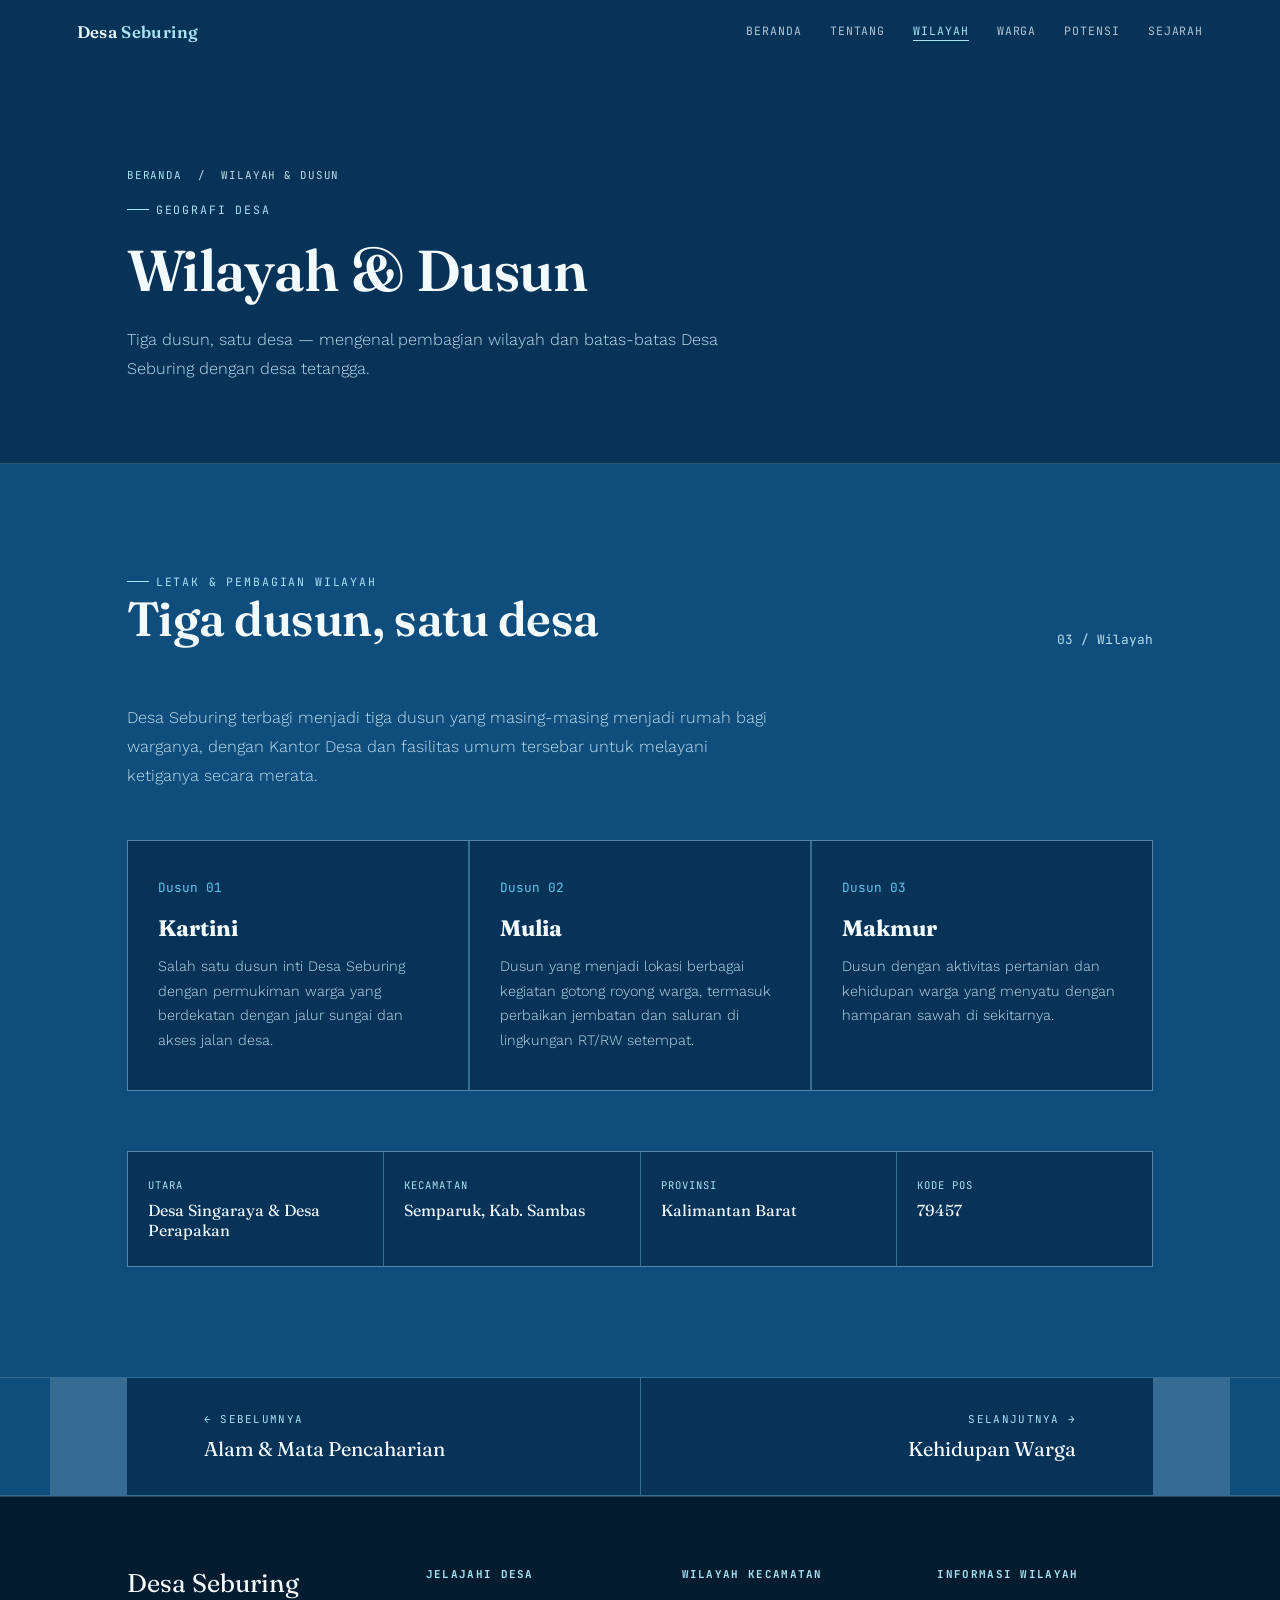
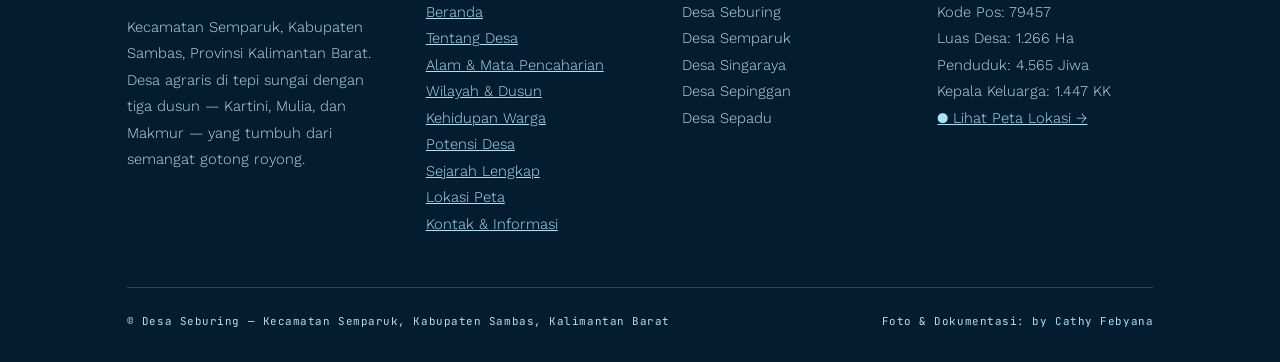
<file: wilayah_dan_dusun.html>
<!DOCTYPE html>
<html lang="id">
<head>
<meta charset="UTF-8">
<meta name="viewport" content="width=device-width, initial-scale=1.0">
<title>Wilayah & Dusun — Desa Seburing</title>
<meta name="description" content="Tiga dusun — Kartini, Mulia, dan Makmur — serta batas wilayah Desa Seburing.">
<link rel="preconnect" href="https://fonts.googleapis.com">
<link href="https://fonts.googleapis.com/css2?family=Fraunces:ital,opsz,wght@0,9..144,400;0,9..144,600;0,9..144,700;1,9..144,500&family=Work+Sans:wght@300;400;500;600;700&family=JetBrains+Mono:wght@400;500&display=swap" rel="stylesheet">
<link rel="stylesheet" href="style.css">
</head>
<body>
<header class="nav">
  <div class="brand"><a href="index.html" style="text-decoration:none;color:inherit;">Desa <span>Seburing</span></a></div>
  <nav>
    <a href="index.html">Beranda</a>
    <a href="tentang.html">Tentang</a>
    <a href="wilayah_dan_dusun.html" class="active">Wilayah</a>
    <a href="kehidupan_warga.html">Warga</a>
    <a href="potensi_desa.html">Potensi</a>
    <a href="sejarah_lengkap.html">Sejarah</a>
  </nav>
</header>
<div class="page-hero">
  <div class="wrap">
    <div class="breadcrumb"><a href="index.html">Beranda</a> &nbsp;/&nbsp; Wilayah & Dusun</div>
    <div class="eyebrow" style="margin-top:20px;">Geografi Desa</div>
    <h1>Wilayah & Dusun</h1>
    <p>Tiga dusun, satu desa — mengenal pembagian wilayah dan batas-batas Desa Seburing dengan desa tetangga.</p>
  </div>
</div>
<section id="wilayah">
  <div class="wrap">
    <div class="sec-head">
      <div>
        <div class="eyebrow">Letak & Pembagian Wilayah</div>
        <h2 class="reveal">Tiga dusun, satu desa</h2>
      </div>
      <div class="num">03 / Wilayah</div>
    </div>
    <p class="lede reveal" style="margin-bottom:50px;">Desa Seburing terbagi menjadi tiga dusun yang masing-masing menjadi rumah bagi warganya, dengan Kantor Desa dan fasilitas umum tersebar untuk melayani ketiganya secara merata.</p>

    <div class="dusun-grid reveal">
      <div class="dusun-cell">
        <div class="no">Dusun 01</div>
        <h4>Kartini</h4>
        <p>Salah satu dusun inti Desa Seburing dengan permukiman warga yang berdekatan dengan jalur sungai dan akses jalan desa.</p>
      </div>
      <div class="dusun-cell">
        <div class="no">Dusun 02</div>
        <h4>Mulia</h4>
        <p>Dusun yang menjadi lokasi berbagai kegiatan gotong royong warga, termasuk perbaikan jembatan dan saluran di lingkungan RT/RW setempat.</p>
      </div>
      <div class="dusun-cell">
        <div class="no">Dusun 03</div>
        <h4>Makmur</h4>
        <p>Dusun dengan aktivitas pertanian dan kehidupan warga yang menyatu dengan hamparan sawah di sekitarnya.</p>
      </div>
    </div>

    <div class="border-list reveal">
      <div class="border-item"><div class="dir">Utara</div><div class="place">Desa Singaraya & Desa Perapakan</div></div>
      <div class="border-item"><div class="dir">Kecamatan</div><div class="place">Semparuk, Kab. Sambas</div></div>
      <div class="border-item"><div class="dir">Provinsi</div><div class="place">Kalimantan Barat</div></div>
      <div class="border-item"><div class="dir">Kode Pos</div><div class="place">79457</div></div>
    </div>
  </div>
</section>
<div class="page-nav">
  <div class="wrap">
    <a class="pn-prev" href="alam_dan_mata_pencaharian.html">
      <span class="pn-dir">&#8592; Sebelumnya</span>
      <span class="pn-title">Alam & Mata Pencaharian</span>
    </a>
    <a class="pn-next" href="kehidupan_warga.html">
      <span class="pn-dir">Selanjutnya &#8594;</span>
      <span class="pn-title">Kehidupan Warga</span>
    </a>
  </div>
</div>

<footer id="kontak">
  <div class="wrap">
    <div class="foot-grid">
      <div>
        <div class="foot-brand">Desa Seburing</div>
        <p>Kecamatan Semparuk, Kabupaten Sambas, Provinsi Kalimantan Barat. Desa agraris di tepi sungai dengan tiga dusun — Kartini, Mulia, dan Makmur — yang tumbuh dari semangat gotong royong.</p>
      </div>
      <div>
        <h5>Jelajahi Desa</h5>
        <ul>
          <li><a href="index.html" style="color:var(--gold-soft);">Beranda</a></li>
          <li><a href="tentang.html" style="color:var(--gold-soft);">Tentang Desa</a></li>
          <li><a href="alam_dan_mata_pencaharian.html" style="color:var(--gold-soft);">Alam & Mata Pencaharian</a></li>
          <li><a href="wilayah_dan_dusun.html" style="color:var(--gold-soft);">Wilayah & Dusun</a></li>
          <li><a href="kehidupan_warga.html" style="color:var(--gold-soft);">Kehidupan Warga</a></li>
          <li><a href="potensi_desa.html" style="color:var(--gold-soft);">Potensi Desa</a></li>
          <li><a href="sejarah_lengkap.html" style="color:var(--gold-soft);">Sejarah Lengkap</a></li>
          <li><a href="lokasi_peta.html" style="color:var(--gold-soft);">Lokasi Peta</a></li>
          <li><a href="kontak_dan_informasi.html" style="color:var(--gold-soft);">Kontak & Informasi</a></li>
        </ul>
      </div>
      <div>
        <h5>Wilayah Kecamatan</h5>
        <ul>
          <li>Desa Seburing</li>
          <li>Desa Semparuk</li>
          <li>Desa Singaraya</li>
          <li>Desa Sepinggan</li>
          <li>Desa Sepadu</li>
        </ul>
      </div>
      <div>
        <h5>Informasi Wilayah</h5>
        <ul>
          <li>Kode Pos: 79457</li>
          <li>Luas Desa: 1.266 Ha</li>
          <li>Penduduk: 4.565 Jiwa</li>
          <li>Kepala Keluarga: 1.447 KK</li>
          <li><a href="lokasi_peta.html" style="color:var(--gold-soft);">&#9679; Lihat Peta Lokasi &#8594;</a></li>
        </ul>
      </div>
    </div>
    <div class="foot-bottom">
      <span>© Desa Seburing — Kecamatan Semparuk, Kabupaten Sambas, Kalimantan Barat</span>
      <span>Foto & Dokumentasi: <a href="#">by Cathy Febyana</a></span>
    </div>
  </div>
</footer>

<script src="script.js"></script>
</body>
</html>
</file>
<file: style.css>
:root{
    --river-deep:#083358;
    --river-mid:#0f4d7c;
    --gold:#5fc6e8;
    --gold-soft:#a9e2f5;
    --paddy:#3aa0d1;
    --paddy-deep:#1f7aa8;
    --clay:#2f8fc4;
    --sand:#eaf6fb;
    --sand-dim:#bcdcec;
    --ink:#041c30;
    --paper:#f4fbff;
    --line: rgba(234,246,251,0.18);
  }
  *{box-sizing:border-box;}
  html{scroll-behavior:smooth;}
  body{
    margin:0;
    background:var(--river-deep);
    color:var(--sand);
    font-family:'Work Sans', sans-serif;
    font-weight:400;
    overflow-x:hidden;
  }
  h1,h2,h3,.display{
    font-family:'Fraunces', serif;
    font-weight:600;
    letter-spacing:-0.01em;
    margin:0;
  }
  .eyebrow{
    font-family:'JetBrains Mono', monospace;
    text-transform:uppercase;
    letter-spacing:0.16em;
    font-size:0.72rem;
    color:var(--gold-soft);
    display:flex;
    align-items:center;
    gap:0.6em;
  }
  .eyebrow::before{
    content:"";
    width:22px;height:1px;
    background:var(--gold-soft);
    display:inline-block;
  }
  a{color:inherit;}
  img{display:block;max-width:100%;}

  /* ---------- layout shells ---------- */
  .wrap{
    max-width:1180px;
    margin:0 auto;
    padding:0 6vw;
  }
  section{
    position:relative;
    padding:110px 0;
  }
  @media (max-width:720px){
    section{padding:70px 0;}
    .wrap{padding:0 6.5vw;}
  }

  /* ---------- top nav ---------- */
  header.nav{
    position:fixed;
    top:0;left:0;right:0;
    z-index:50;
    display:flex;
    justify-content:space-between;
    align-items:center;
    padding:22px 6vw;
    mix-blend-mode:normal;
    pointer-events:none;
  }
  header.nav .brand{
    font-family:'Fraunces', serif;
    font-weight:600;
    font-size:1.05rem;
    letter-spacing:0.02em;
    pointer-events:auto;
  }
  header.nav .brand span{color:var(--gold-soft);}
  header.nav nav{
    display:flex;
    gap:28px;
    font-family:'JetBrains Mono', monospace;
    font-size:0.72rem;
    letter-spacing:0.08em;
    text-transform:uppercase;
    pointer-events:auto;
  }
  header.nav nav a{
    text-decoration:none;
    opacity:0.75;
    transition:opacity .25s;
    border-bottom:1px solid transparent;
    padding-bottom:2px;
  }
  header.nav nav a:hover{opacity:1;border-color:var(--gold-soft);}
  header.nav nav a.active{opacity:1;border-color:var(--gold-soft);color:var(--gold-soft);}
  @media (max-width:780px){
    header.nav nav{display:none;}
  }

  /* ---------- river spine (signature element) ---------- */
  .river-spine{
    position:absolute;
    left:50%;
    top:0;
    bottom:0;
    width:2px;
    transform:translateX(-50%);
    z-index:1;
    pointer-events:none;
  }
  .river-spine svg{
    position:sticky;
    top:0;
    height:100vh;
    width:2px;
    overflow:visible;
  }
  .dusun-marker{
    position:absolute;
    left:50%;
    transform:translateX(-50%);
    display:flex;
    flex-direction:column;
    align-items:center;
    z-index:2;
  }
  .dusun-marker .dot{
    width:11px;height:11px;
    border-radius:50%;
    background:var(--gold);
    box-shadow:0 0 0 5px rgba(217,164,65,0.18), 0 0 22px rgba(217,164,65,0.55);
  }
  .dusun-marker .label{
    margin-top:10px;
    font-family:'JetBrains Mono', monospace;
    font-size:0.68rem;
    letter-spacing:0.1em;
    text-transform:uppercase;
    color:var(--gold-soft);
    white-space:nowrap;
    background:var(--river-deep);
    padding:2px 8px;
    border:1px solid var(--line);
    border-radius:20px;
  }
  .river-boat{
    position:absolute;
    left:50%;
    top:0;
    transform:translate(-50%,-50%);
    z-index:3;
    pointer-events:none;
    filter:drop-shadow(0 0 8px rgba(95,198,232,0.65));
    animation:sail-down 34s linear infinite;
  }
  @keyframes sail-down{
    0%{ top:0%; opacity:0; }
    4%{ opacity:1; }
    96%{ opacity:1; }
    100%{ top:100%; opacity:0; }
  }

  /* ---------- hero ---------- */
  .hero{
    position:relative;
    height:100vh;
    min-height:640px;
    display:flex;
    align-items:flex-end;
    padding:0;
    overflow:hidden;
  }
  .hero .bg{
    position:absolute;inset:0;
    background-size:cover;
    background-position:center 62%;
  }
  .hero .bg::after{
    content:"";
    position:absolute;inset:0;
    background:
      linear-gradient(180deg, rgba(8,51,88,0.15) 0%, rgba(8,51,88,0.35) 45%, rgba(4,28,48,0.92) 92%),
      linear-gradient(90deg, rgba(4,28,48,0.55) 0%, rgba(4,28,48,0.05) 45%);
  }
  .sky-clouds{
    position:absolute;
    inset:0;
    z-index:2;
    overflow:hidden;
    pointer-events:none;
  }
  .cloud{
    position:absolute;
    fill:rgba(244,251,255,0.55);
    filter:blur(1px);
  }
  .cloud-1{width:260px; top:12%; left:-20%; animation:drift-a 46s linear infinite;}
  .cloud-2{width:180px; top:22%; left:-30%; opacity:0.7; animation:drift-b 60s linear infinite; animation-delay:-14s;}
  .cloud-3{width:320px; top:7%; left:-40%; opacity:0.4; animation:drift-c 78s linear infinite; animation-delay:-30s;}
  @keyframes drift-a{ from{transform:translateX(0);} to{transform:translateX(160vw);} }
  @keyframes drift-b{ from{transform:translateX(0);} to{transform:translateX(170vw);} }
  @keyframes drift-c{ from{transform:translateX(0);} to{transform:translateX(180vw);} }
  .hero .content{
    position:relative;
    z-index:3;
    padding:0 6vw 64px;
    width:100%;
  }
  .hero .kicker{
    font-family:'JetBrains Mono', monospace;
    font-size:0.78rem;
    letter-spacing:0.22em;
    text-transform:uppercase;
    color:var(--gold-soft);
    margin-bottom:22px;
  }
  .hero h1{
    font-size:clamp(2.6rem, 8vw, 6.2rem);
    line-height:0.98;
    color:var(--paper);
  }
  .hero h1 em{
    font-style:italic;
    color:var(--gold-soft);
  }
  .hero .sub{
    max-width:520px;
    margin-top:26px;
    font-size:1.05rem;
    line-height:1.6;
    color:var(--sand-dim);
    font-weight:300;
  }
  .hero .coords{
    margin-top:38px;
    display:flex;
    gap:36px;
    flex-wrap:wrap;
    font-family:'JetBrains Mono', monospace;
    font-size:0.72rem;
    letter-spacing:0.05em;
    color:var(--gold-soft);
  }
  .hero .coords div span{
    display:block;
    color:var(--sand-dim);
    font-family:'Work Sans',sans-serif;
    font-size:0.95rem;
    letter-spacing:0;
    margin-top:4px;
  }
  .scroll-cue{
    position:absolute;
    bottom:26px;right:6vw;
    z-index:3;
    font-family:'JetBrains Mono', monospace;
    font-size:0.65rem;
    letter-spacing:0.15em;
    text-transform:uppercase;
    color:var(--sand-dim);
    writing-mode:vertical-rl;
    display:flex;
    align-items:center;
    gap:10px;
  }
  .scroll-cue .bar{
    width:1px;height:44px;
    background:linear-gradient(var(--gold-soft), transparent);
  }
  .maps-btn{
    display:inline-flex;
    align-items:center;
    gap:12px;
    margin-top:34px;
    padding:14px 24px;
    border:1px solid var(--gold-soft);
    border-radius:40px;
    text-decoration:none;
    color:var(--paper);
    font-family:'JetBrains Mono', monospace;
    font-size:0.72rem;
    letter-spacing:0.06em;
    text-transform:uppercase;
    background:rgba(217,164,65,0.08);
    backdrop-filter:blur(4px);
    transition:background .25s, transform .25s, border-color .25s;
    width:fit-content;
  }
  .maps-btn:hover{
    background:var(--gold-soft);
    color:var(--river-deep);
    border-color:var(--gold-soft);
    transform:translateY(-2px);
  }
  .maps-btn .pin{color:var(--clay);font-size:0.9em;}
  .maps-btn:hover .pin{color:var(--river-deep);}
  .maps-btn .arrow{transition:transform .25s;}
  .maps-btn:hover .arrow{transform:translateX(4px);}
  @media (max-width:480px){
    .maps-btn{font-size:0.62rem;padding:12px 18px;}
  }

  /* ---------- explore menu (jelajahi desa) ---------- */
  #jelajahi{
    background:var(--river-mid);
    padding:80px 0;
    border-top:1px solid var(--line);
    border-bottom:1px solid var(--line);
  }
  .jelajahi-head{
    display:flex;
    justify-content:space-between;
    align-items:flex-end;
    flex-wrap:wrap;
    gap:16px;
    margin-bottom:40px;
  }
  .jelajahi-head h2{
    font-size:clamp(1.5rem,3.4vw,2.2rem);
    color:var(--paper);
  }
  .menu-grid{
    display:grid;
    grid-template-columns:repeat(4,1fr);
    gap:1px;
    background:var(--line);
    border:1px solid var(--line);
  }
  @media (max-width:900px){.menu-grid{grid-template-columns:repeat(2,1fr);}}
  @media (max-width:520px){.menu-grid{grid-template-columns:1fr;}}
  .menu-card{
    background:var(--river-deep);
    padding:30px 26px;
    text-decoration:none;
    display:flex;
    flex-direction:column;
    justify-content:space-between;
    gap:26px;
    min-height:150px;
    position:relative;
    overflow:hidden;
    transition:background .3s;
  }
  .menu-card::before{
    content:"";
    position:absolute;
    left:0;top:0;bottom:0;
    width:2px;
    background:var(--gold);
    transform:scaleY(0);
    transform-origin:bottom;
    transition:transform .35s ease;
  }
  .menu-card:hover{background:var(--river-mid);}
  .menu-card:hover::before{transform:scaleY(1);}
  .menu-card .mc-top{
    display:flex;
    justify-content:space-between;
    align-items:flex-start;
  }
  .menu-card .mc-no{
    font-family:'JetBrains Mono', monospace;
    font-size:0.68rem;
    color:var(--gold-soft);
    letter-spacing:0.08em;
  }
  .menu-card .mc-arrow{
    font-family:'Fraunces', serif;
    font-size:1.1rem;
    color:var(--gold-soft);
    transition:transform .3s;
  }
  .menu-card:hover .mc-arrow{transform:translate(3px,-3px);}
  .menu-card .mc-title{
    font-family:'Fraunces', serif;
    font-size:1.15rem;
    color:var(--paper);
    line-height:1.3;
  }
  .menu-card .mc-sub{
    font-family:'Work Sans',sans-serif;
    font-size:0.78rem;
    color:var(--sand-dim);
    font-weight:300;
    margin-top:6px;
    display:block;
  }
  .map-frame{
    border:1px solid var(--line);
    background:var(--river-mid);
    padding:8px;
    filter:grayscale(0.15) contrast(1.05);
  }
  .map-frame iframe{display:block;width:100%;}
  .locate-card{
    display:grid;
    grid-template-columns:1.4fr 1fr;
    gap:0;
    border:1px solid var(--line);
    background:var(--river-mid);
    overflow:hidden;
  }
  @media (max-width:780px){.locate-card{grid-template-columns:1fr;}}
  .locate-visual{
    min-height:320px;
    display:flex;
  }
  .locate-visual svg{display:block;}
  .locate-data{
    padding:36px 34px;
    display:flex;
    flex-direction:column;
    justify-content:center;
    gap:2px;
  }
  .ld-row{
    display:flex;
    justify-content:space-between;
    padding:14px 0;
    border-bottom:1px solid var(--line);
  }
  .ld-row:last-child{border-bottom:none;}
  .ld-k{
    font-family:'JetBrains Mono', monospace;
    font-size:0.7rem;
    letter-spacing:0.08em;
    text-transform:uppercase;
    color:var(--gold-soft);
  }
  .ld-v{
    font-family:'Fraunces', serif;
    color:var(--paper);
    font-size:0.98rem;
  }

  /* ---------- section headers ---------- */
  .sec-head{
    display:flex;
    justify-content:space-between;
    align-items:flex-end;
    gap:24px;
    margin-bottom:56px;
    flex-wrap:wrap;
  }
  .sec-head h2{
    font-size:clamp(1.9rem, 4vw, 3rem);
    color:var(--paper);
    max-width:640px;
  }
  .sec-head .num{
    font-family:'JetBrains Mono', monospace;
    font-size:0.8rem;
    color:var(--sand-dim);
  }
  .lede{
    max-width:640px;
    color:var(--sand-dim);
    font-size:1.02rem;
    line-height:1.75;
    font-weight:300;
  }

  /* ---------- about / sejarah ---------- */
  #tentang{background:var(--river-deep);}
  .about-grid{
    display:grid;
    grid-template-columns:1.1fr 0.9fr;
    gap:70px;
    align-items:start;
  }
  @media (max-width:860px){
    .about-grid{grid-template-columns:1fr;gap:40px;}
  }
  .about-grid p{
    color:var(--sand-dim);
    line-height:1.8;
    font-weight:300;
    margin:0 0 20px;
  }
  .about-grid strong{color:var(--sand);font-weight:600;}
  .stat-card{
    background:var(--river-mid);
    border:1px solid var(--line);
    border-radius:4px;
    padding:34px 30px;
  }
  .stat-row{
    display:flex;
    justify-content:space-between;
    align-items:baseline;
    padding:16px 0;
    border-bottom:1px solid var(--line);
  }
  .stat-row:last-child{border-bottom:none;}
  .stat-row .k{
    font-family:'JetBrains Mono', monospace;
    font-size:0.72rem;
    letter-spacing:0.08em;
    text-transform:uppercase;
    color:var(--gold-soft);
  }
  .stat-row .v{
    font-family:'Fraunces', serif;
    font-size:1.35rem;
    color:var(--paper);
    text-align:right;
  }
  .stat-row .v small{
    display:block;
    font-family:'Work Sans',sans-serif;
    font-size:0.68rem;
    color:var(--sand-dim);
    font-weight:400;
    margin-top:2px;
  }

  /* ---------- image feature blocks ---------- */
  .feature{
    display:grid;
    grid-template-columns:1fr 1fr;
    gap:0;
    align-items:stretch;
    background:var(--river-mid);
    border:1px solid var(--line);
    margin-bottom:26px;
    overflow:hidden;
  }
  .feature.reverse{grid-template-columns:1fr 1fr;}
  .feature.reverse .feature-media{order:2;}
  .feature.reverse .feature-text{order:1;}
  @media (max-width:860px){
    .feature, .feature.reverse{grid-template-columns:1fr;}
    .feature.reverse .feature-media{order:1;}
    .feature.reverse .feature-text{order:2;}
  }
  .feature-media{
    position:relative;
    min-height:340px;
    overflow:hidden;
  }
  .feature-media img{
    width:100%;height:100%;
    object-fit:cover;
    min-height:340px;
    filter:saturate(1.08) contrast(1.03);
    transition:transform 1.2s cubic-bezier(.16,1,.3,1);
  }
  .feature-media:hover img{transform:scale(1.06);}
  .feature-text{
    padding:48px 46px;
    display:flex;
    flex-direction:column;
    justify-content:center;
  }
  .feature-text .tag{
    font-family:'JetBrains Mono', monospace;
    font-size:0.68rem;
    letter-spacing:0.12em;
    text-transform:uppercase;
    color:var(--gold);
    margin-bottom:14px;
  }
  .feature-text h3{
    font-size:1.7rem;
    color:var(--paper);
    margin-bottom:16px;
  }
  .feature-text p{
    color:var(--sand-dim);
    line-height:1.75;
    font-weight:300;
    font-size:0.98rem;
    margin:0;
  }

  /* ---------- dusun / geografi section ---------- */
  #wilayah{background:var(--river-mid);}
  .dusun-grid{
    display:grid;
    grid-template-columns:repeat(3,1fr);
    gap:2px;
    background:var(--line);
    border:1px solid var(--line);
  }
  @media (max-width:780px){.dusun-grid{grid-template-columns:1fr;}}
  .dusun-cell{
    background:var(--river-deep);
    padding:38px 30px;
  }
  .dusun-cell .no{
    font-family:'JetBrains Mono', monospace;
    color:var(--gold);
    font-size:0.8rem;
    margin-bottom:18px;
  }
  .dusun-cell h4{
    font-family:'Fraunces', serif;
    font-size:1.4rem;
    color:var(--paper);
    margin:0 0 12px;
  }
  .dusun-cell p{
    color:var(--sand-dim);
    font-size:0.9rem;
    line-height:1.7;
    font-weight:300;
    margin:0;
  }
  .border-list{
    margin-top:60px;
    display:grid;
    grid-template-columns:repeat(4,1fr);
    gap:1px;
    background:var(--line);
    border:1px solid var(--line);
  }
  @media (max-width:780px){.border-list{grid-template-columns:1fr 1fr;}}
  .border-item{
    background:var(--river-deep);
    padding:26px 20px;
  }
  .border-item .dir{
    font-family:'JetBrains Mono', monospace;
    font-size:0.66rem;
    letter-spacing:0.1em;
    text-transform:uppercase;
    color:var(--gold-soft);
    margin-bottom:8px;
  }
  .border-item .place{
    font-family:'Fraunces', serif;
    color:var(--paper);
    font-size:1rem;
  }

  /* ---------- gallery / anak-anak ---------- */
  #warga{background:var(--river-deep);}
  .gallery-frame{
    position:relative;
    border:1px solid var(--line);
    padding:8px;
    background:var(--river-mid);
  }
  .gallery-frame img{width:100%;filter:saturate(1.05);}
  .gallery-cap{
    display:flex;
    justify-content:space-between;
    padding:16px 4px 4px;
    font-family:'JetBrains Mono', monospace;
    font-size:0.7rem;
    color:var(--sand-dim);
    letter-spacing:0.04em;
  }
  .gallery-cap .g-name{color:var(--gold-soft);text-transform:uppercase;letter-spacing:0.1em;}

  /* ---------- potensi / ekonomi ---------- */
  #potensi{background:var(--river-mid);}
  .potensi-grid{
    display:grid;
    grid-template-columns:repeat(3,1fr);
    gap:1px;
    background:var(--line);
    border:1px solid var(--line);
  }
  @media (max-width:860px){.potensi-grid{grid-template-columns:1fr;}}
  .potensi-item{
    background:var(--river-deep);
    padding:40px 32px;
  }
  .potensi-item .icon{
    font-family:'Fraunces', serif;
    font-style:italic;
    font-size:2.4rem;
    color:var(--gold);
    margin-bottom:20px;
    line-height:1;
  }
  .potensi-item h4{
    font-family:'Fraunces', serif;
    color:var(--paper);
    font-size:1.2rem;
    margin-bottom:12px;
  }
  .potensi-item p{
    color:var(--sand-dim);
    font-size:0.92rem;
    line-height:1.7;
    font-weight:300;
    margin:0;
  }

  /* ---------- pemerintahan/timeline ---------- */
  #sejarah-lengkap{background:var(--river-deep);}
  .timeline{
    border-left:1px solid var(--line);
    margin-left:6px;
    padding-left:40px;
  }
  .t-item{
    position:relative;
    padding-bottom:44px;
  }
  .t-item:last-child{padding-bottom:0;}
  .t-item::before{
    content:"";
    position:absolute;
    left:-45px;
    top:4px;
    width:9px;height:9px;
    border-radius:50%;
    background:var(--gold);
  }
  .t-item .yr{
    font-family:'JetBrains Mono', monospace;
    color:var(--gold-soft);
    font-size:0.78rem;
    letter-spacing:0.06em;
    margin-bottom:8px;
  }
  .t-item p{
    color:var(--sand-dim);
    font-weight:300;
    line-height:1.75;
    margin:0;
    max-width:600px;
  }

  /* ---------- quote / cta banner ---------- */
  .banner{
    position:relative;
    padding:130px 0;
    text-align:center;
    background:linear-gradient(180deg, var(--river-mid), var(--river-deep));
  }
  .banner .wrap{max-width:820px;}
  .banner .eyebrow{justify-content:center;}
  .banner .eyebrow::before,.banner .eyebrow::after{content:"";width:22px;height:1px;background:var(--gold-soft);}
  .banner h2{
    font-size:clamp(1.8rem,4.4vw,3.1rem);
    color:var(--paper);
    margin:26px 0 0;
    line-height:1.25;
  }
  .banner h2 em{color:var(--gold-soft);font-style:italic;}

  /* ---------- footer ---------- */
  footer{
    background:var(--ink);
    padding:70px 0 34px;
    border-top:1px solid var(--line);
  }
  .foot-grid{
    display:grid;
    grid-template-columns:1.3fr 1fr 1fr;
    gap:40px;
    margin-bottom:50px;
  }
  @media (max-width:780px){.foot-grid{grid-template-columns:1fr;gap:34px;}}
  footer h5{
    font-family:'JetBrains Mono', monospace;
    font-size:0.68rem;
    letter-spacing:0.12em;
    text-transform:uppercase;
    color:var(--gold-soft);
    margin:0 0 18px;
  }
  footer p, footer li{
    color:var(--sand-dim);
    font-size:0.92rem;
    line-height:1.8;
    font-weight:300;
  }
  footer ul{list-style:none;padding:0;margin:0;}
  .foot-brand{
    font-family:'Fraunces', serif;
    font-size:1.6rem;
    color:var(--paper);
    margin-bottom:14px;
  }
  .foot-bottom{
    display:flex;
    justify-content:space-between;
    flex-wrap:wrap;
    gap:12px;
    padding-top:26px;
    border-top:1px solid var(--line);
    font-family:'JetBrains Mono', monospace;
    font-size:0.68rem;
    letter-spacing:0.05em;
    color:var(--sand-dim);
  }
  .foot-bottom a{text-decoration:none;color:var(--gold-soft);}

  ::selection{background:var(--gold);color:var(--ink);}

  @media (prefers-reduced-motion: reduce){
    *{animation:none !important;transition:none !important;}
  }

  .reveal{
    opacity:0;
    transform:translateY(24px);
    transition:opacity .8s ease, transform .8s ease;
  }
  .reveal.in{opacity:1;transform:translateY(0);}


/* ---------- page banner (halaman selain beranda) ---------- */
.page-hero{
  position:relative;
  padding:168px 0 64px;
  background:var(--river-deep);
  border-bottom:1px solid var(--line);
  overflow:hidden;
}
.page-hero .wrap{position:relative;z-index:2;}
.page-hero h1{
  font-size:clamp(2.1rem, 5.2vw, 3.6rem);
  color:var(--paper);
  margin-top:18px;
  max-width:760px;
}
.page-hero p{
  max-width:620px;
  margin-top:20px;
  color:var(--sand-dim);
  font-weight:300;
  line-height:1.75;
  font-size:1.02rem;
}
.breadcrumb{
  font-family:'JetBrains Mono', monospace;
  font-size:0.68rem;
  letter-spacing:0.08em;
  text-transform:uppercase;
  color:var(--sand-dim);
}
.breadcrumb a{color:var(--gold-soft);text-decoration:none;}
.breadcrumb a:hover{text-decoration:underline;}

/* ---------- footer sitemap column (multi-halaman) ---------- */
.foot-grid{grid-template-columns:1.2fr 1fr 1fr 1fr;}
@media (max-width:900px){.foot-grid{grid-template-columns:1fr 1fr;}}
@media (max-width:560px){.foot-grid{grid-template-columns:1fr;}}
footer .active{color:var(--paper);}

/* ---------- page prev/next navigation ---------- */
.page-nav{
  background:var(--river-mid);
  border-top:1px solid var(--line);
  border-bottom:1px solid var(--line);
}
.page-nav .wrap{
  display:grid;
  grid-template-columns:1fr 1fr;
  gap:1px;
  background:var(--line);
}
.page-nav a{
  background:var(--river-deep);
  text-decoration:none;
  padding:34px 6vw;
  display:flex;
  flex-direction:column;
  gap:10px;
  transition:background .25s;
}
.page-nav a:hover{background:var(--river-mid);}
.page-nav .pn-next{text-align:right;align-items:flex-end;}
.page-nav .pn-dir{
  font-family:'JetBrains Mono', monospace;
  font-size:0.68rem;
  letter-spacing:0.12em;
  text-transform:uppercase;
  color:var(--gold-soft);
  display:flex;
  align-items:center;
  gap:10px;
}
.page-nav .pn-next .pn-dir{flex-direction:row-reverse;}
.page-nav .pn-title{
  font-family:'Fraunces', serif;
  font-size:1.25rem;
  color:var(--paper);
}
.page-nav a:hover .pn-title{color:var(--gold-soft);}
@media (max-width:640px){
  .page-nav .wrap{grid-template-columns:1fr;}
  .page-nav a{padding:26px 6vw;}
}
</file>
